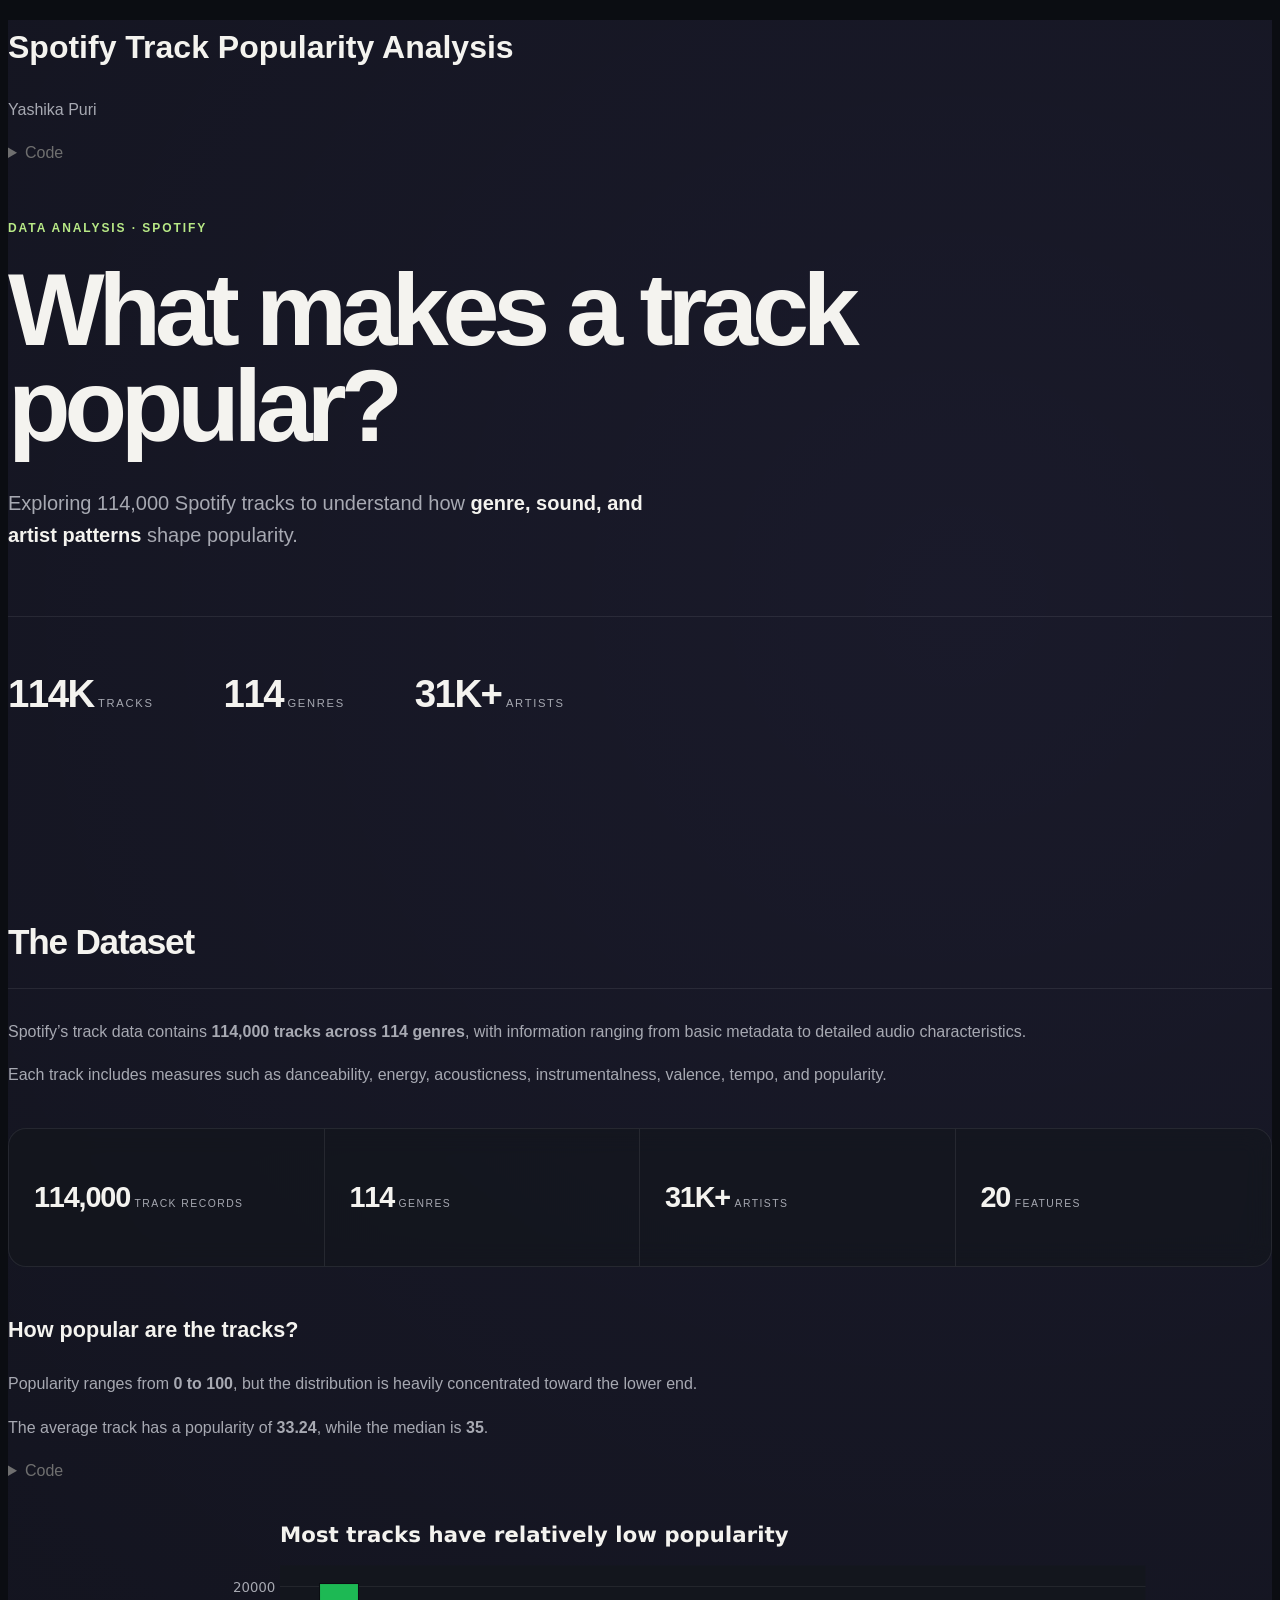
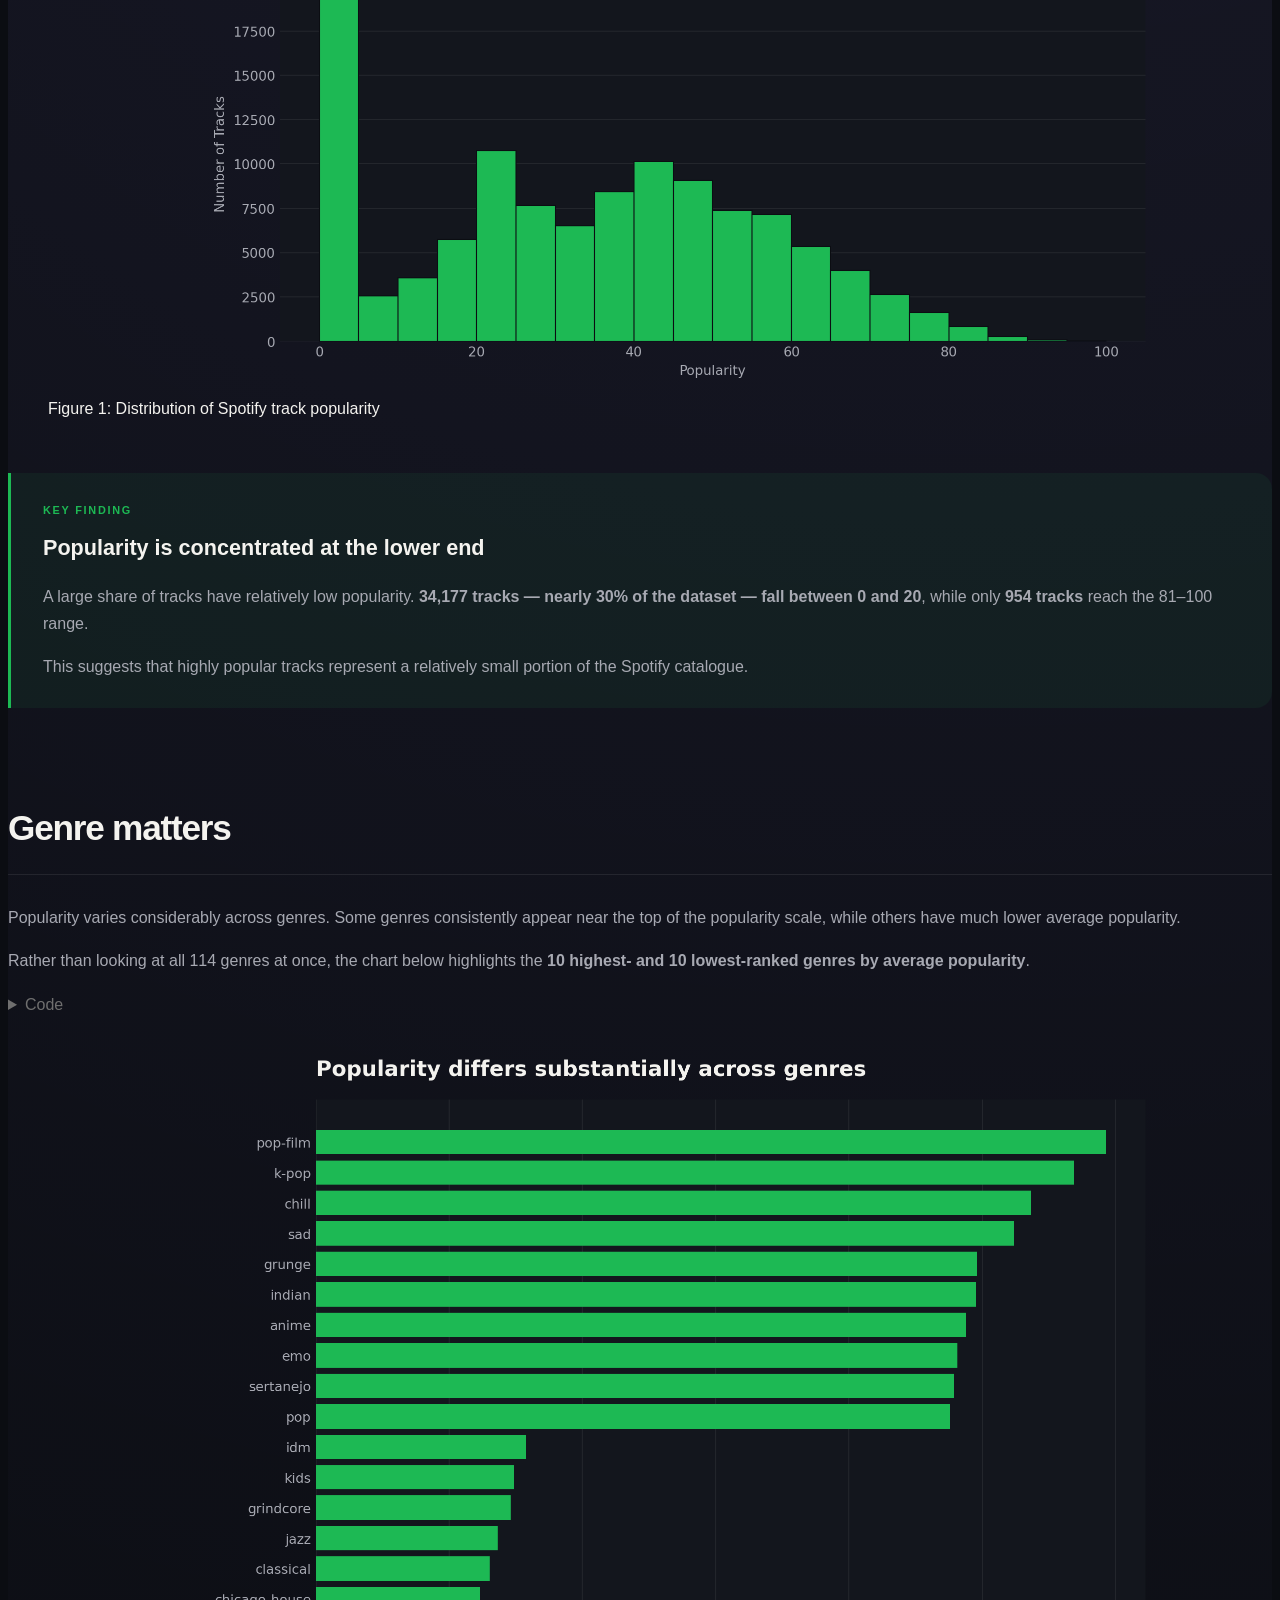
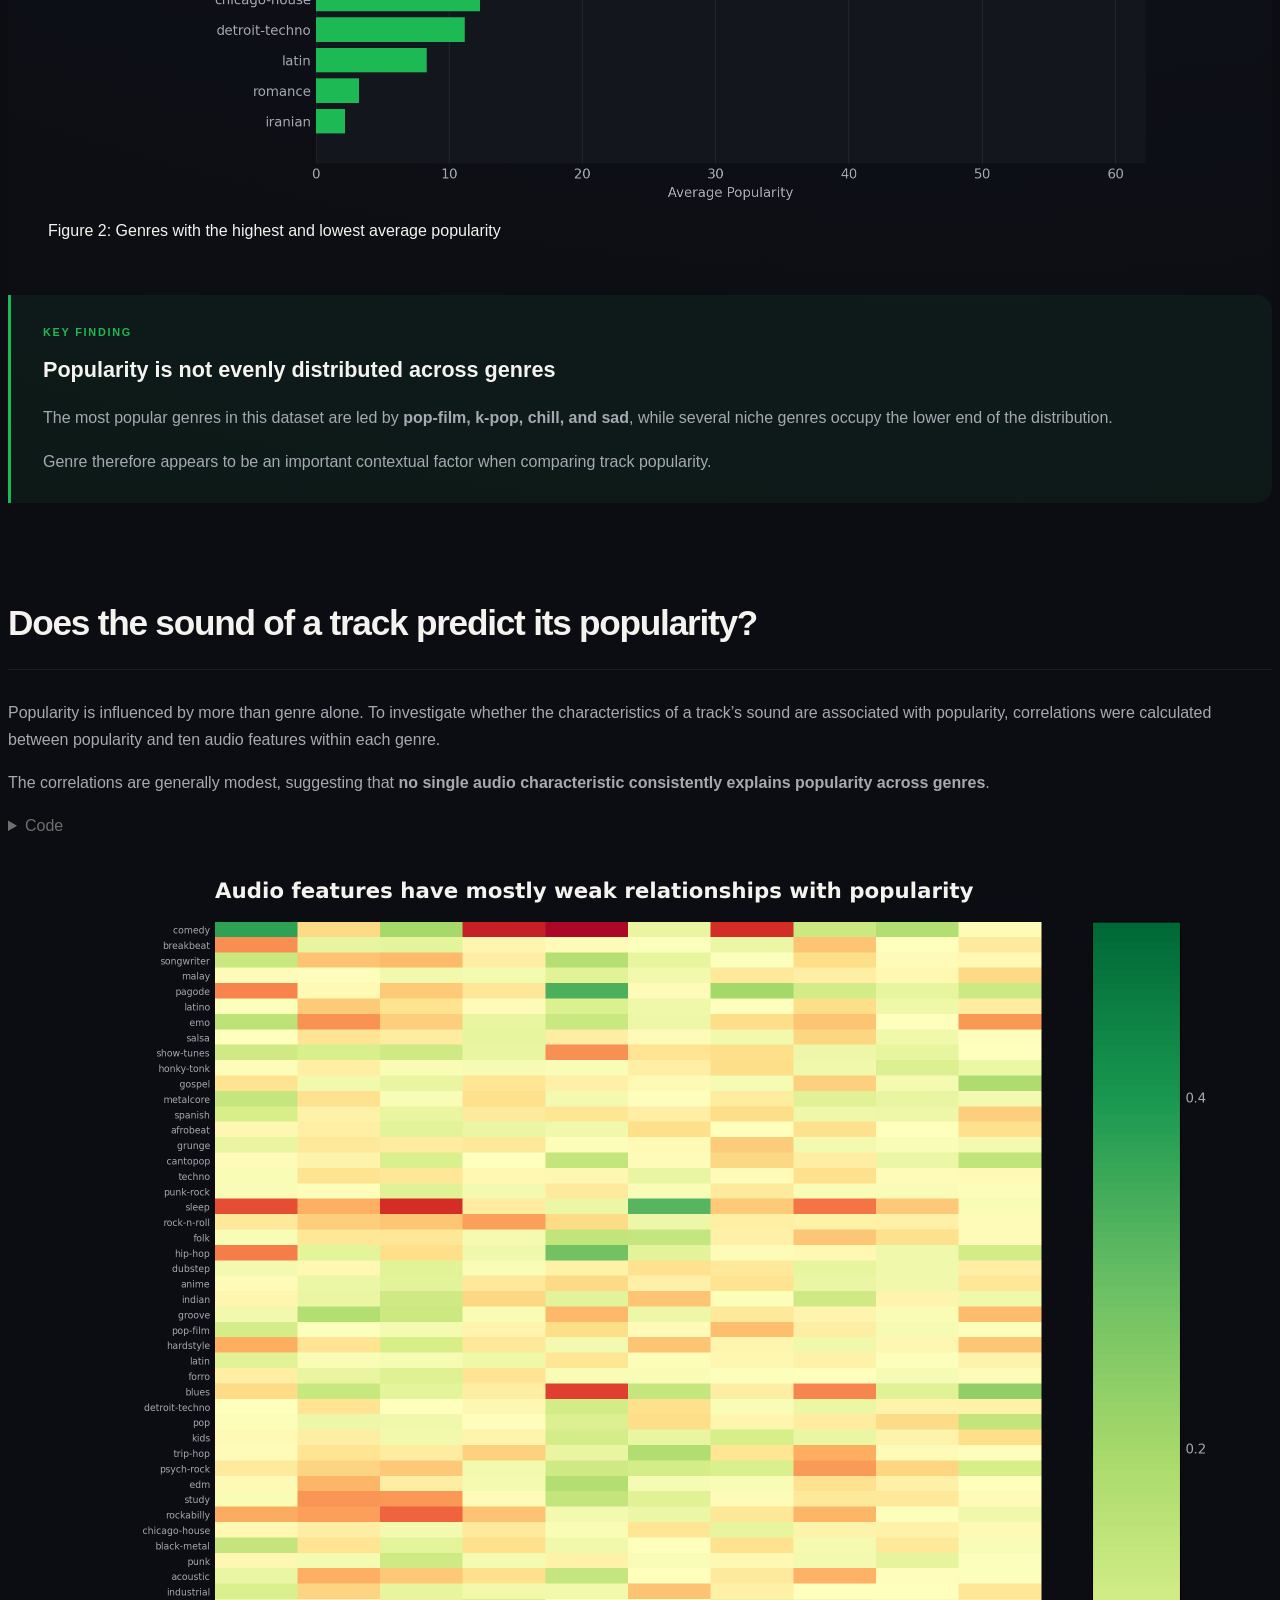
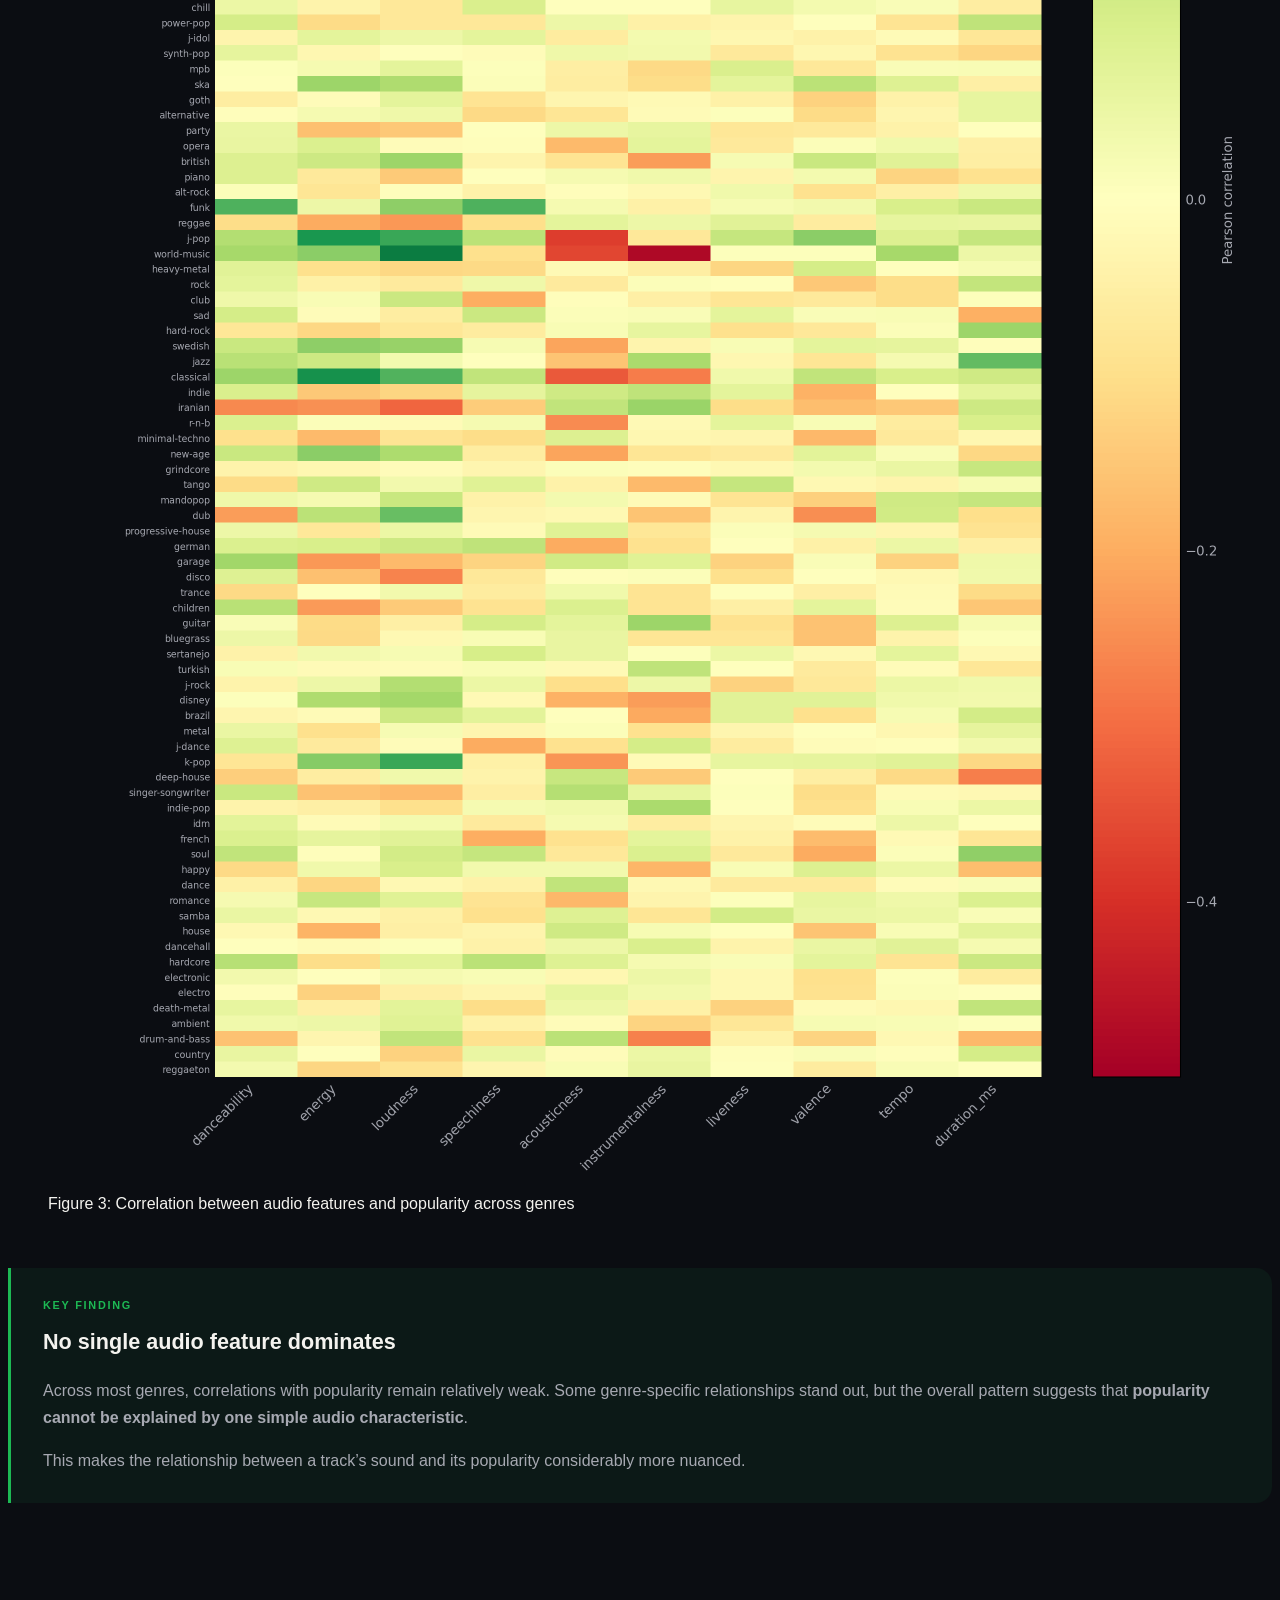
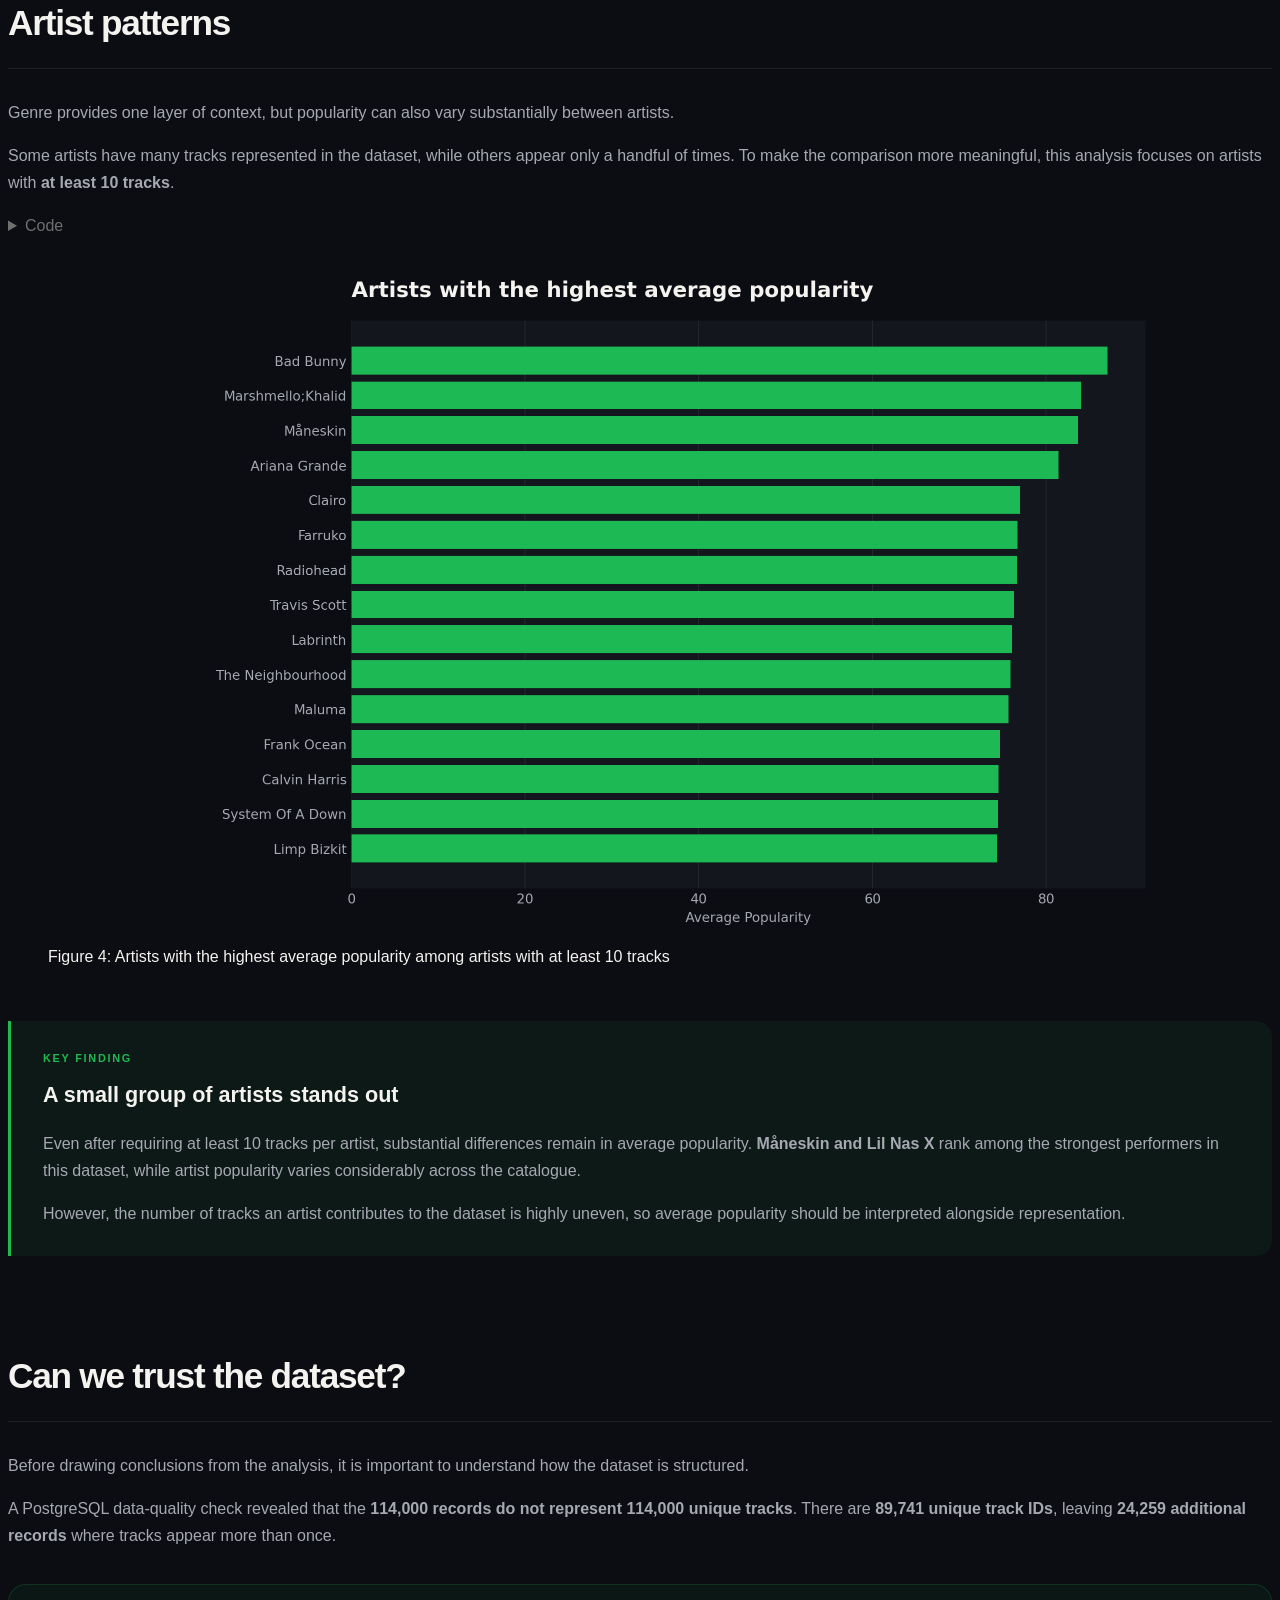
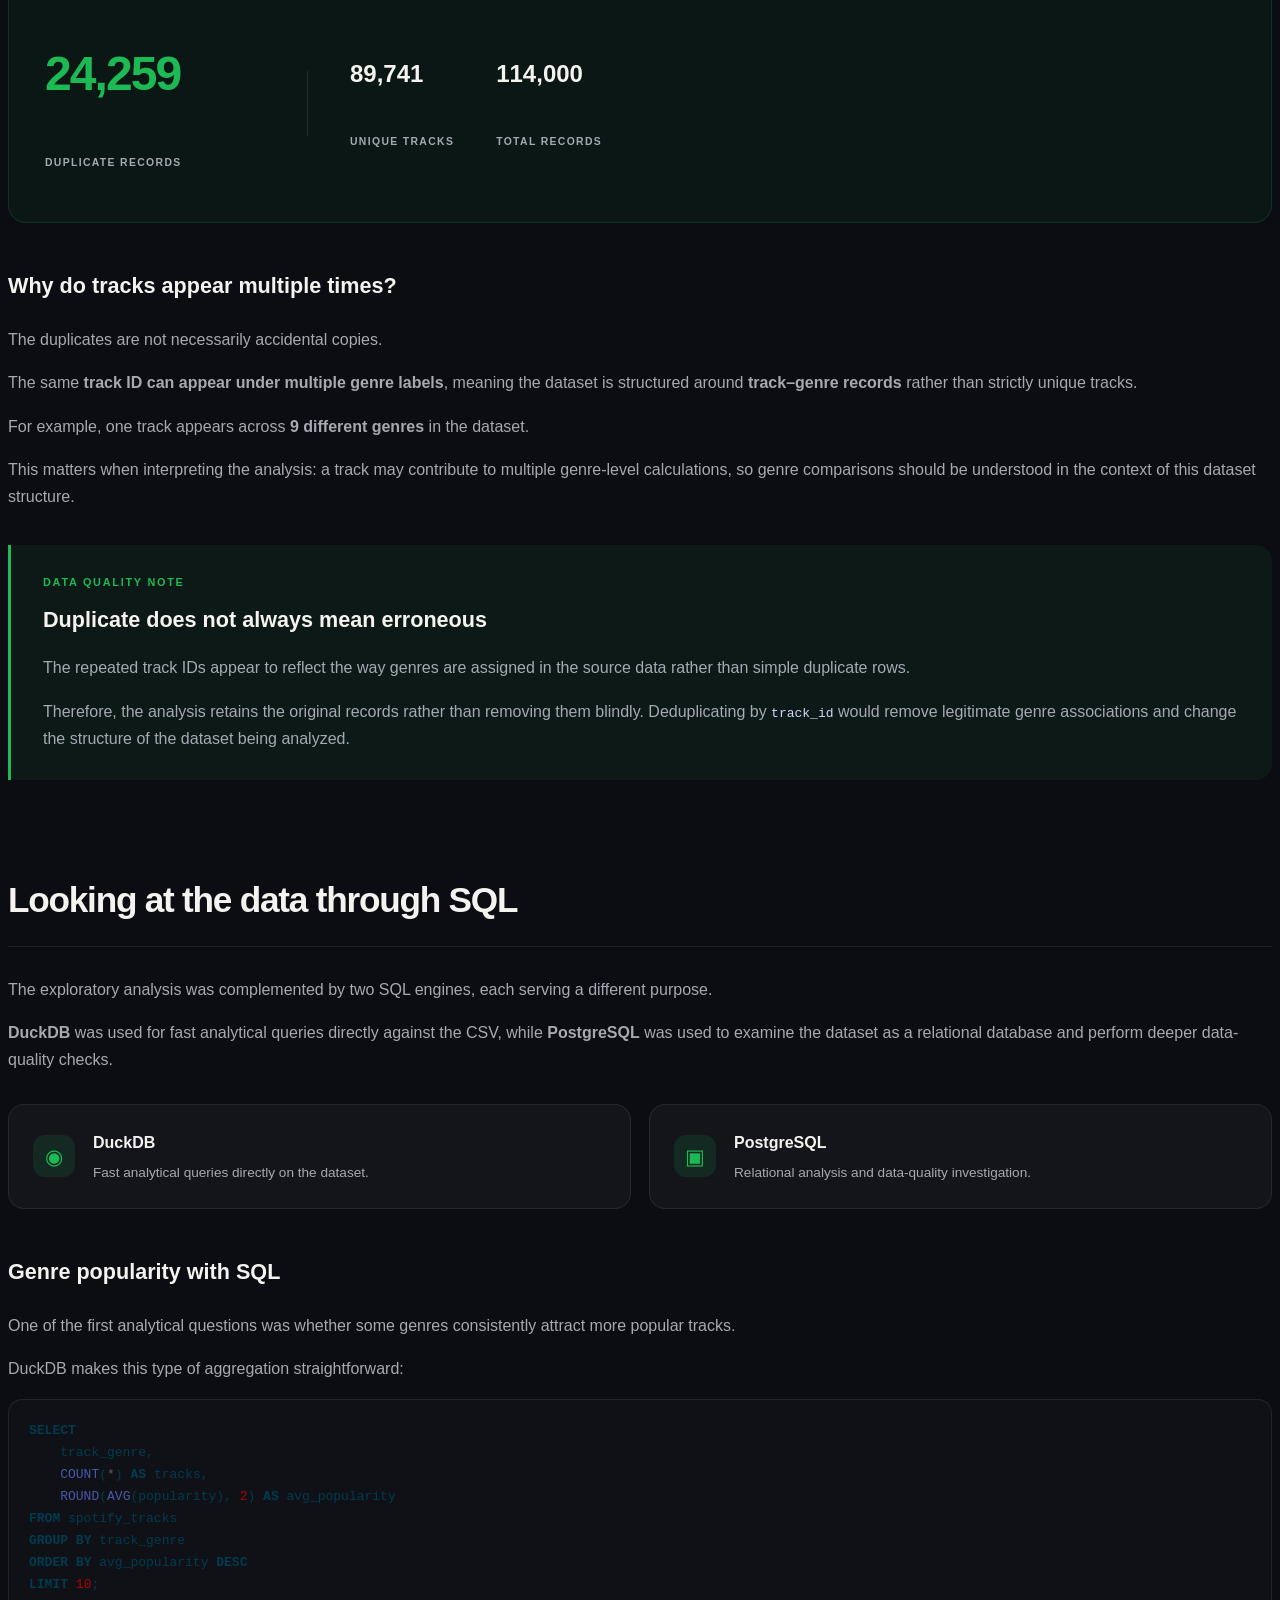
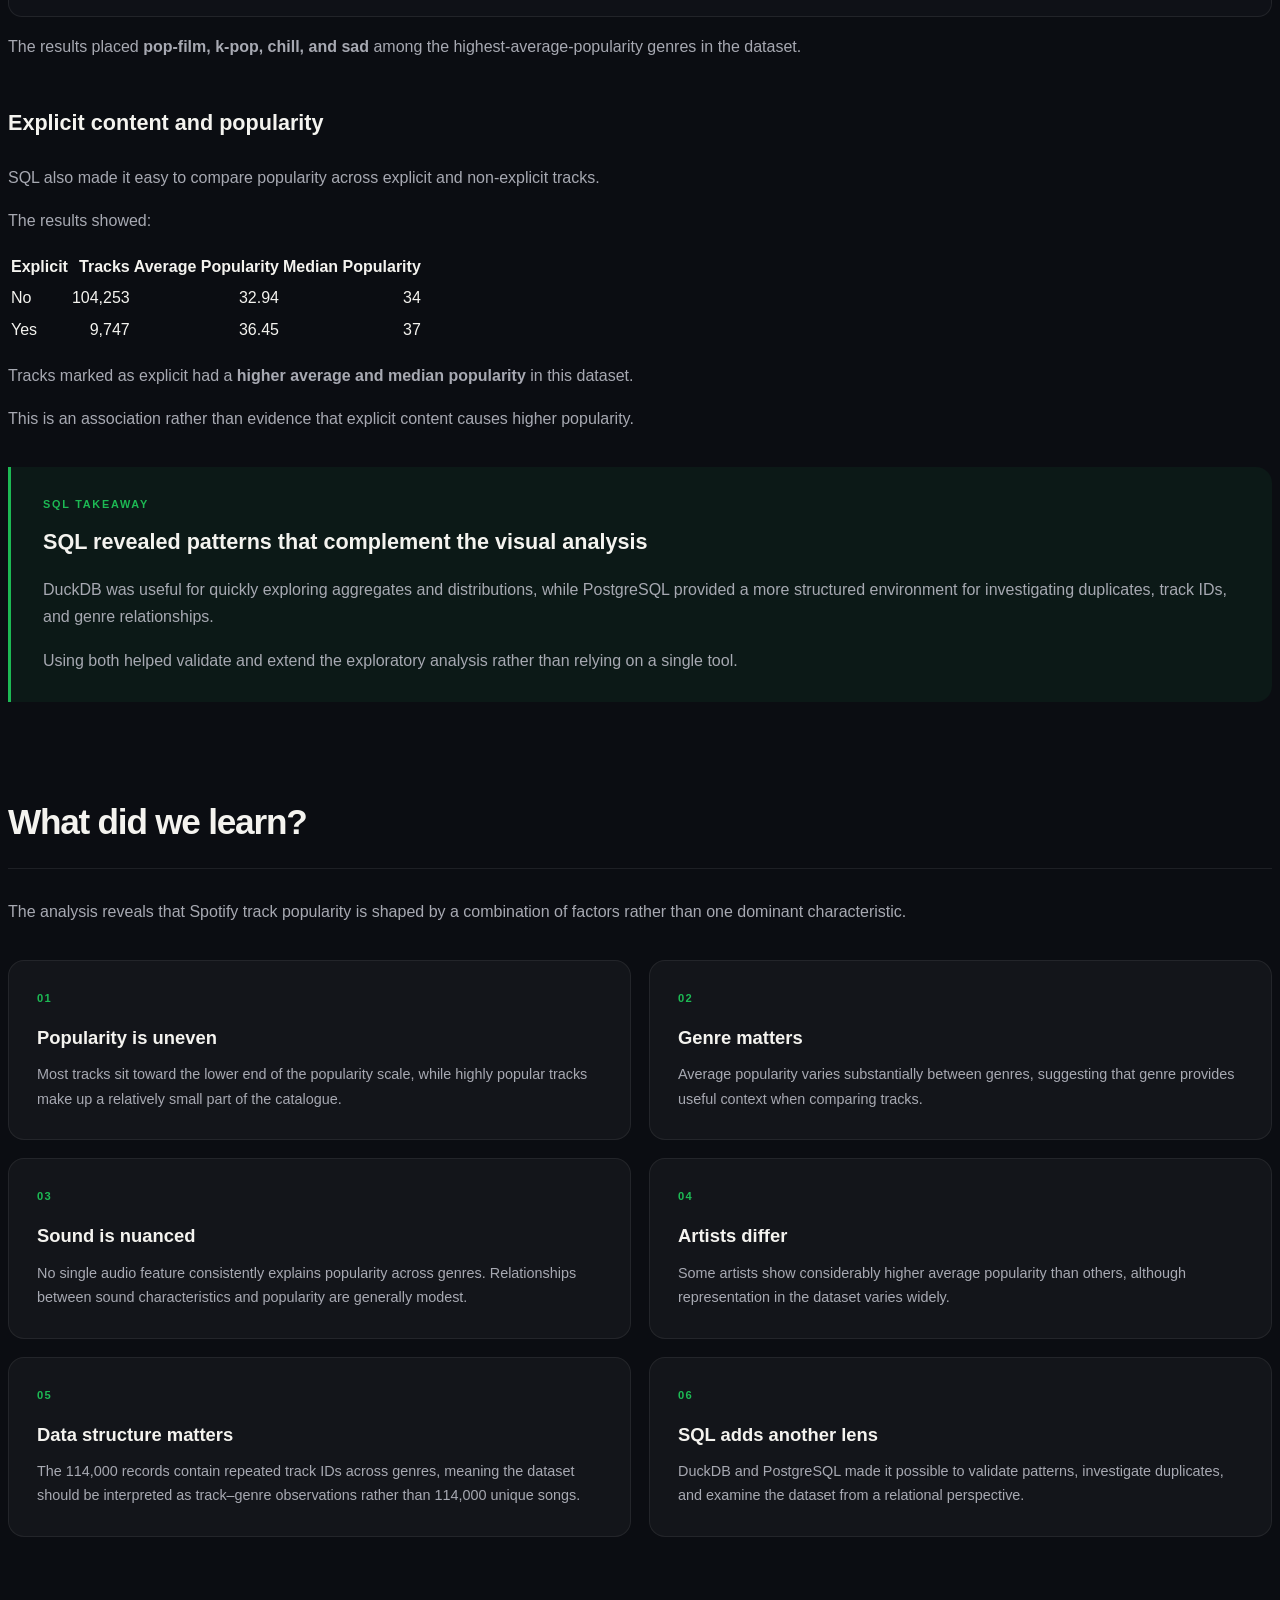
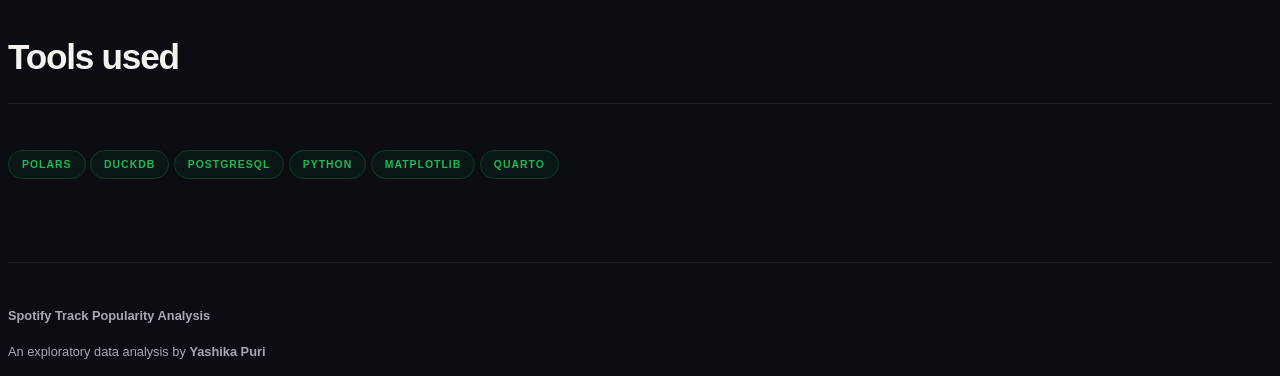
<file: index.html>
<!DOCTYPE html>
<html>
<head>
    <meta http-equiv="refresh" content="0; url=report/spotify_popularity.html">
    <title>Spotify Track Popularity Analysis</title>
</head>
<body>
    <p>Redirecting to the Spotify Track Popularity Analysis...</p>
</body>
</html>
</file>
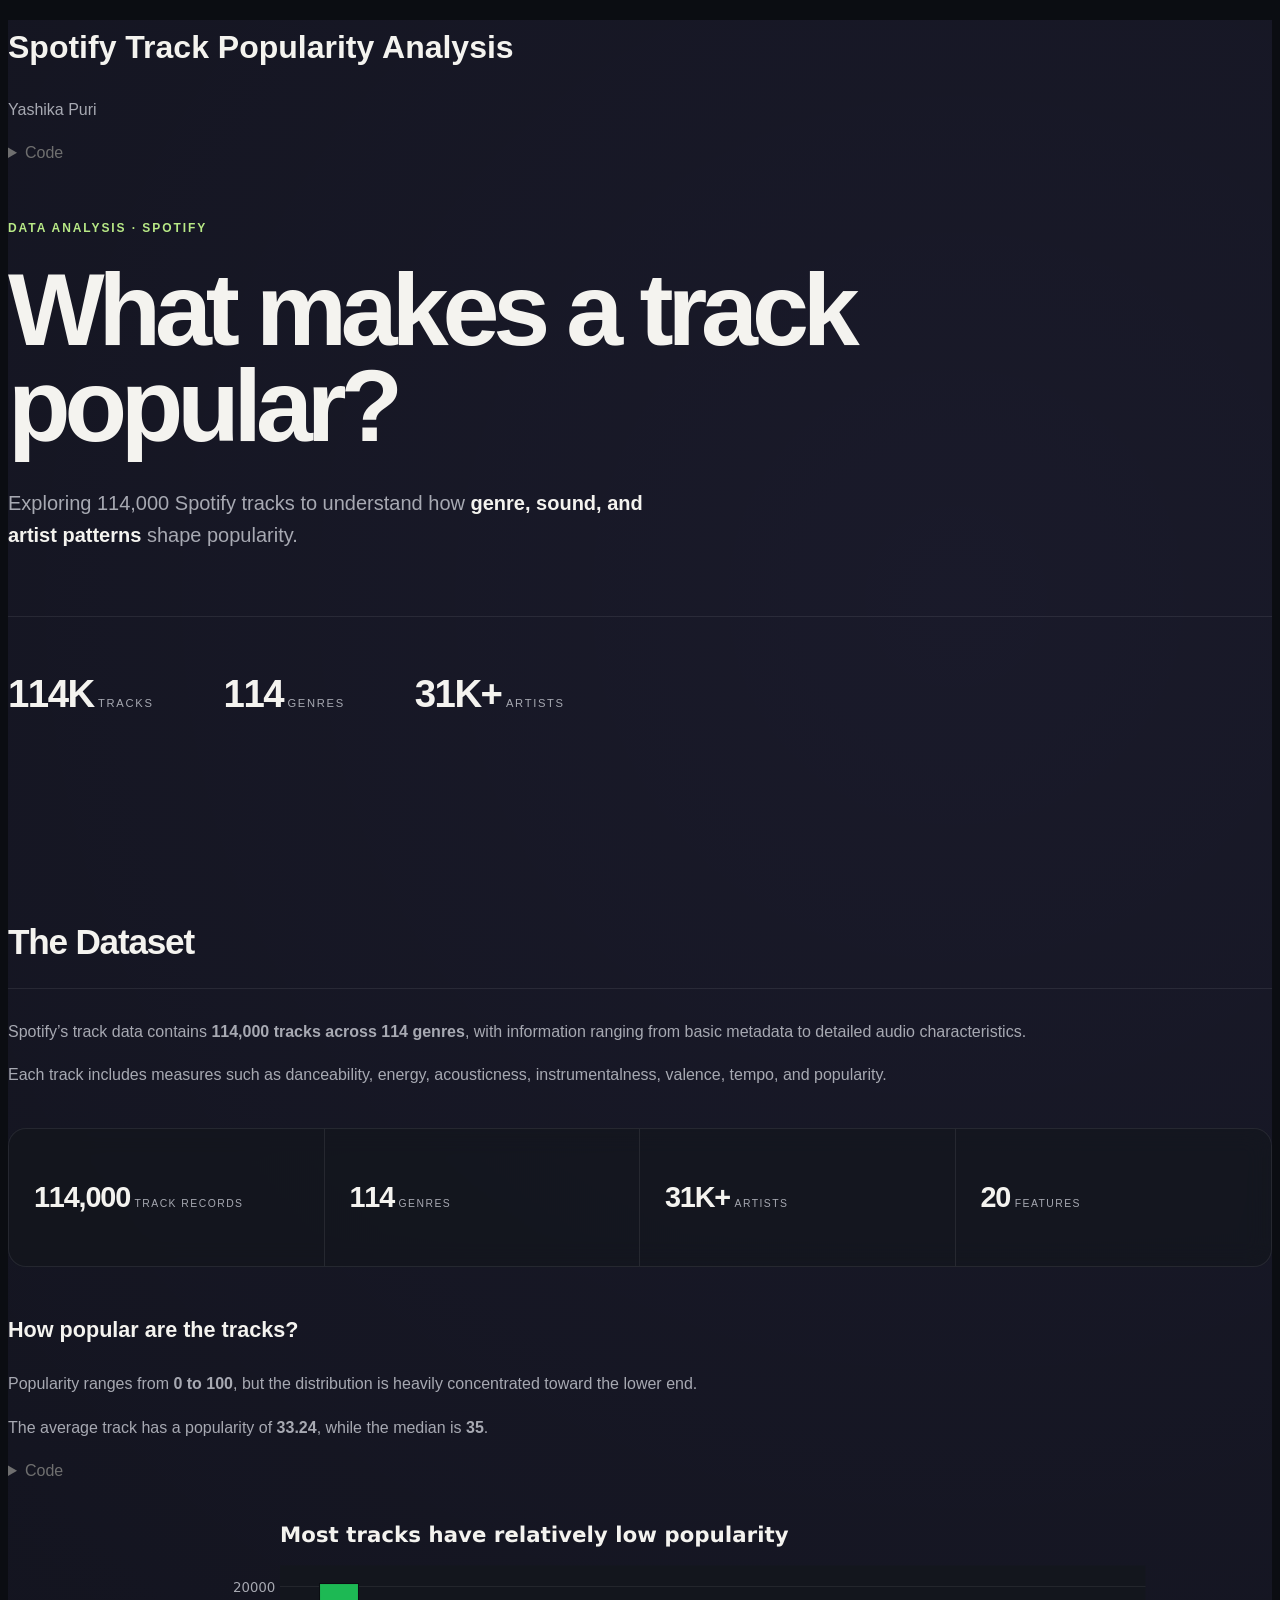
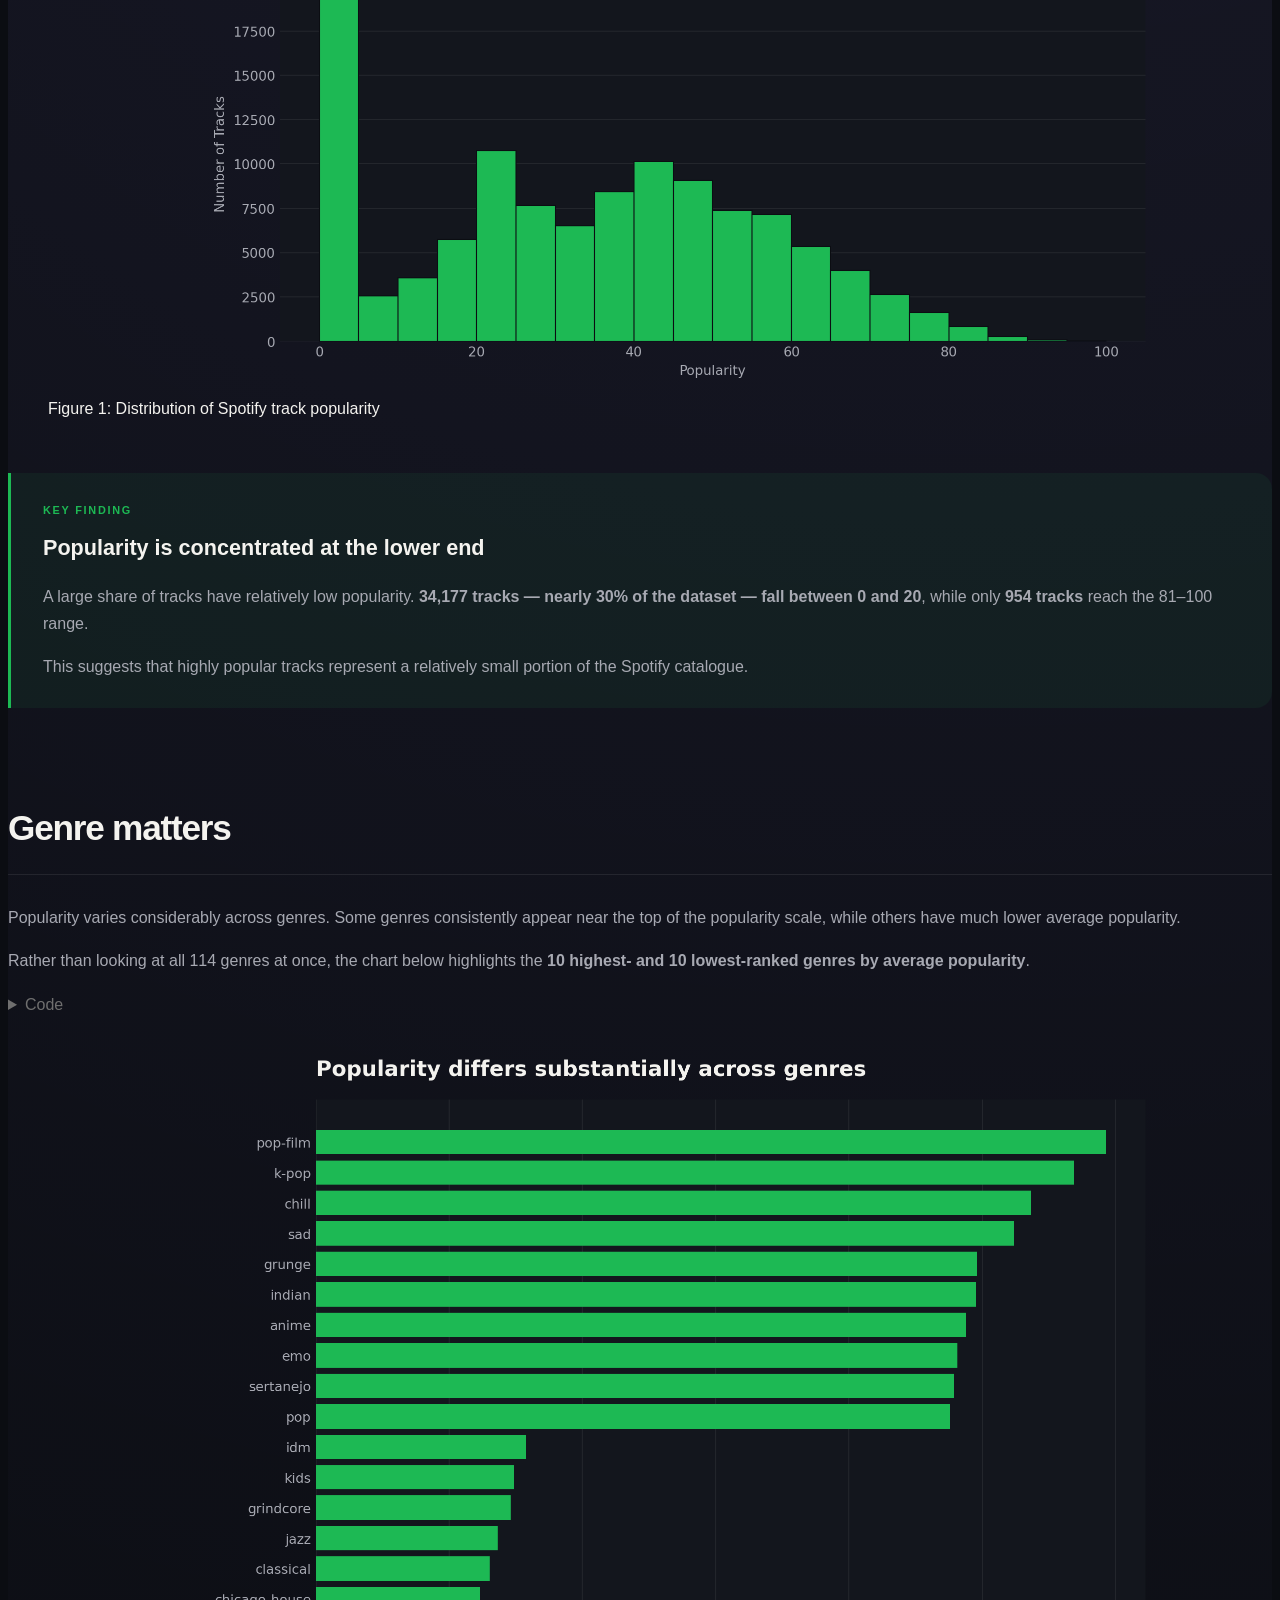
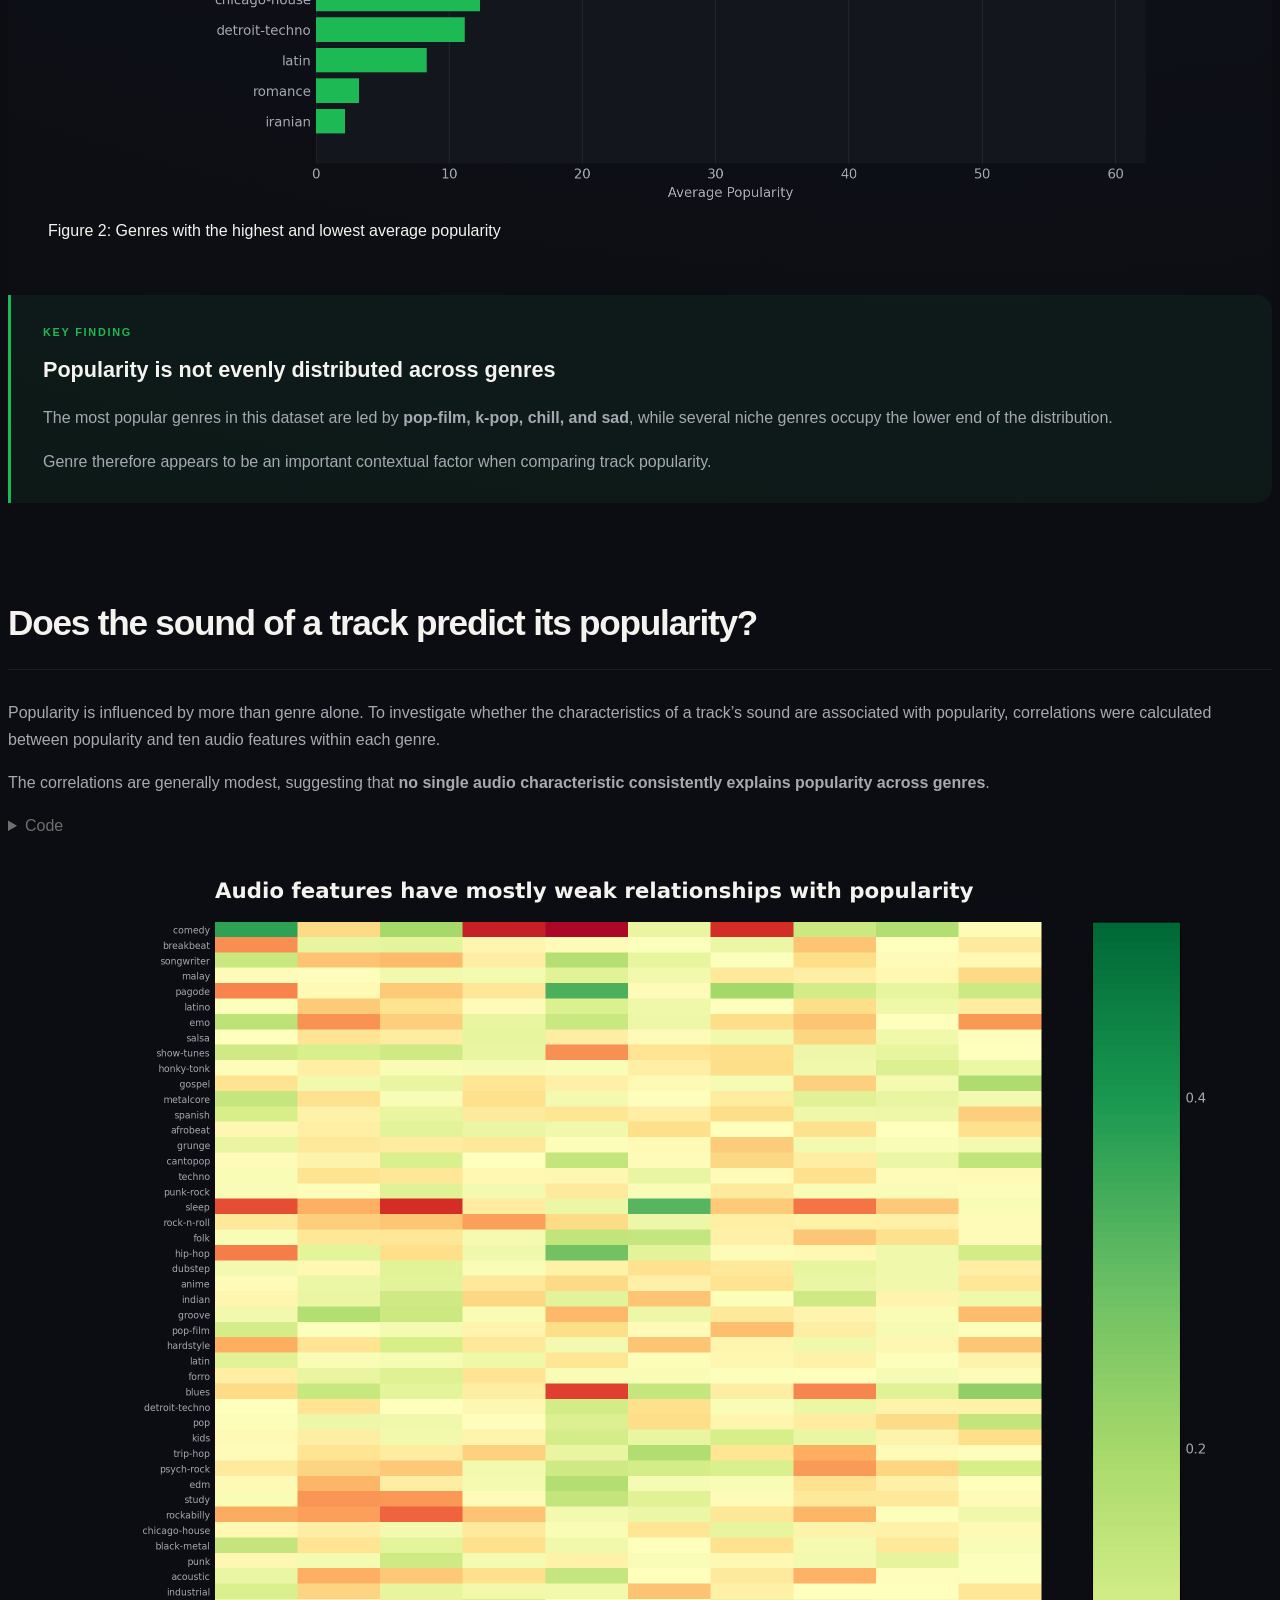
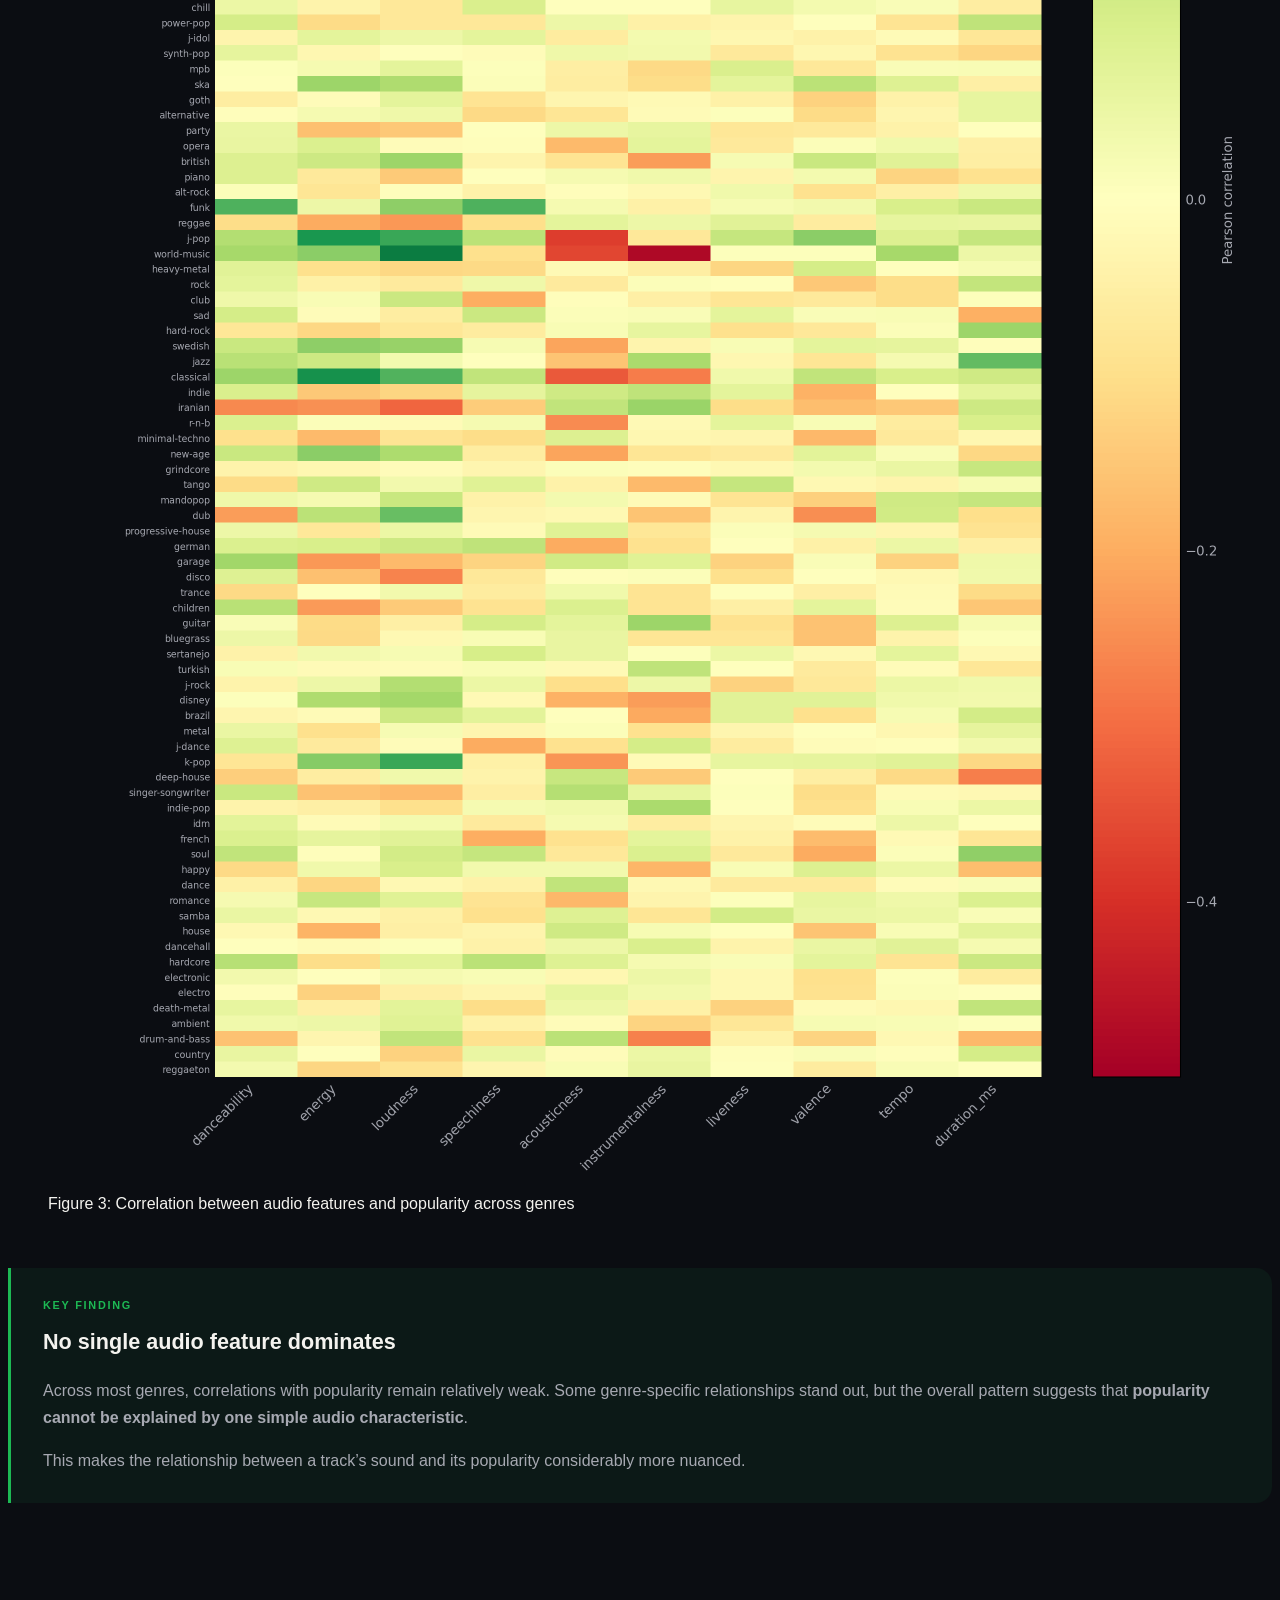
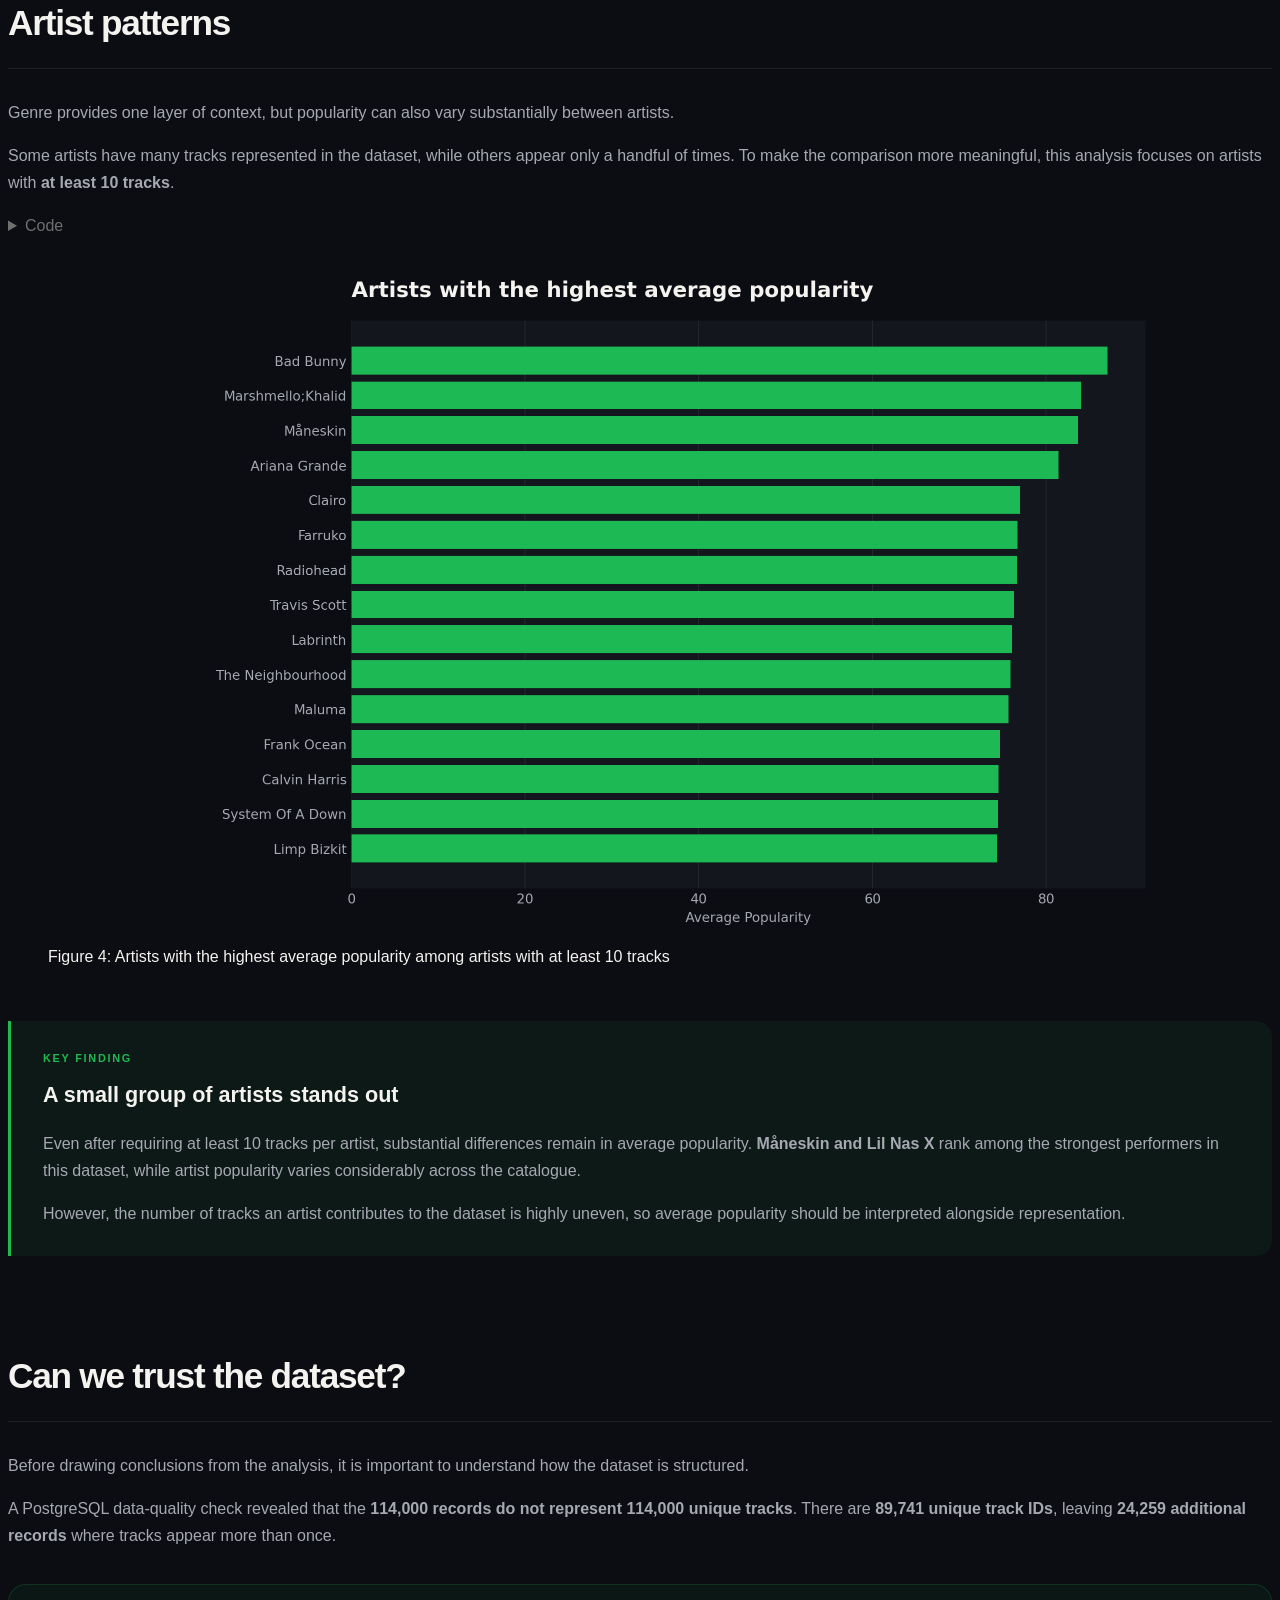
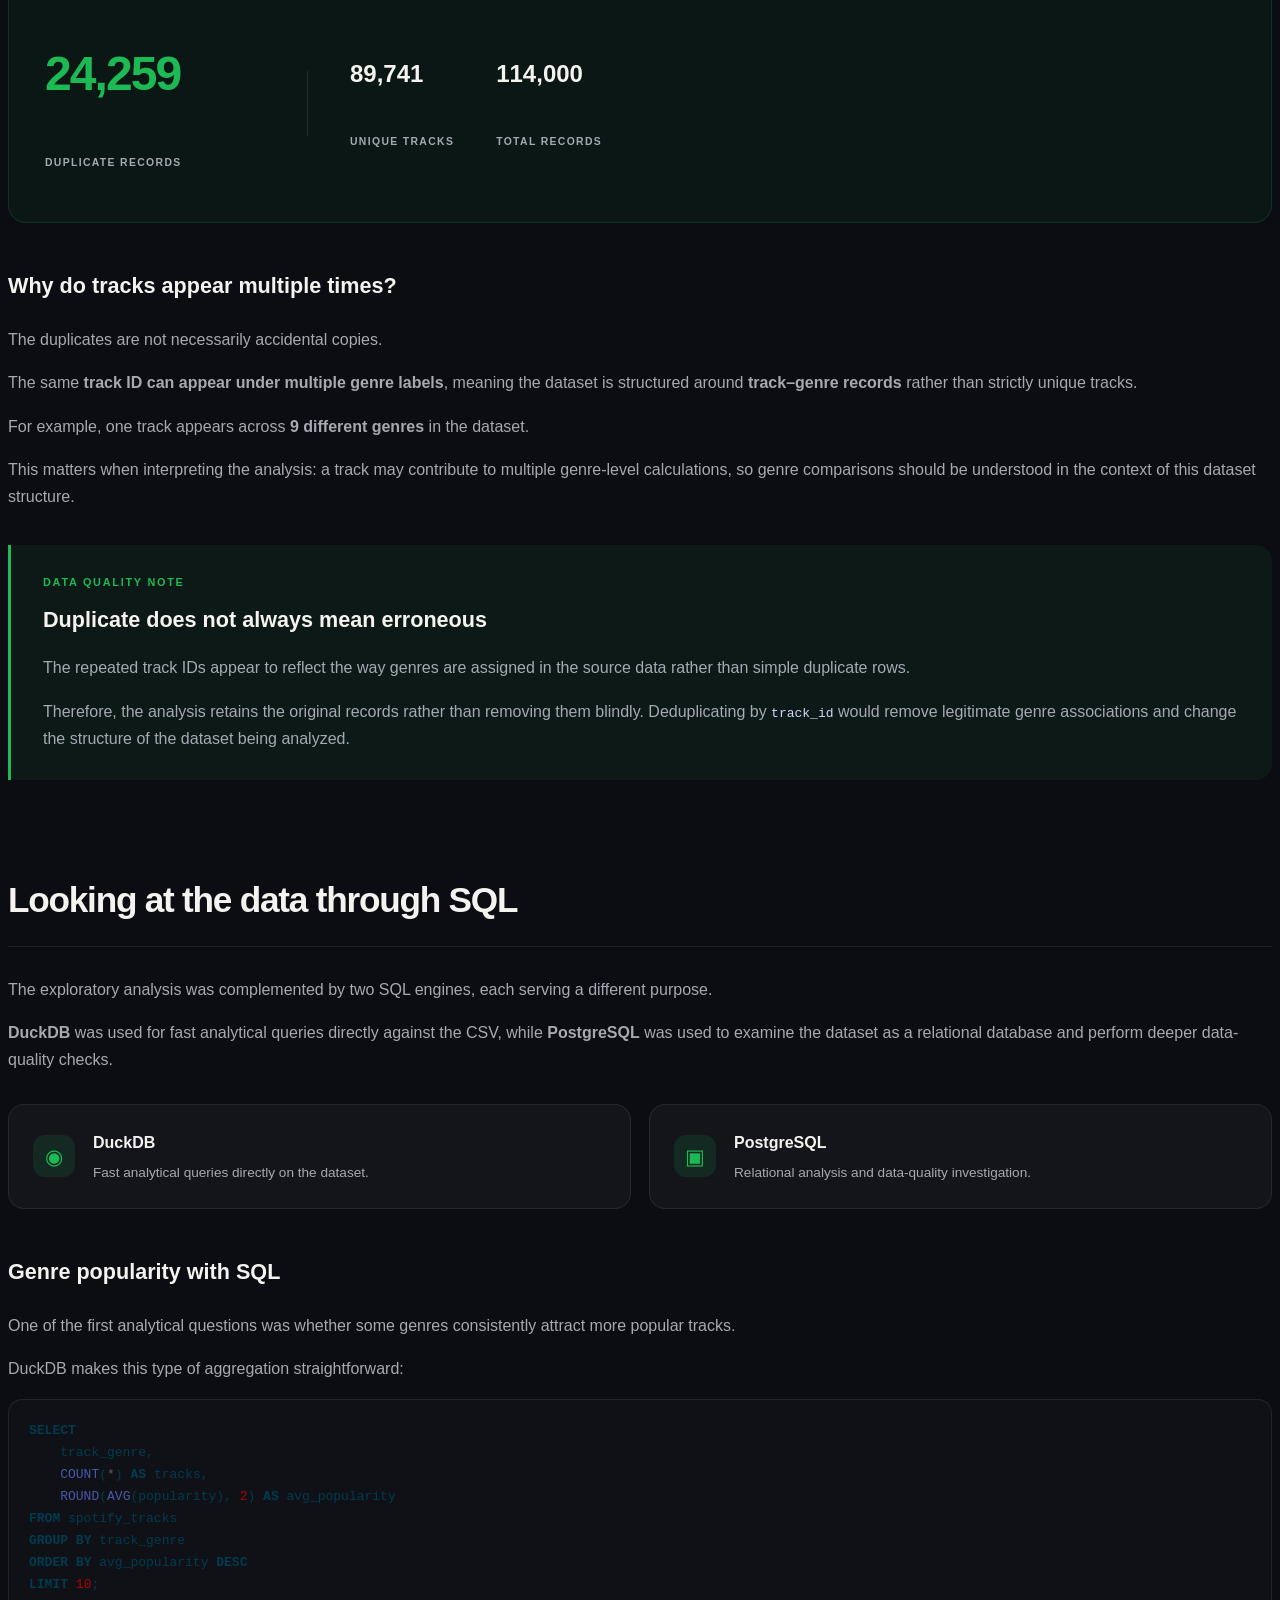
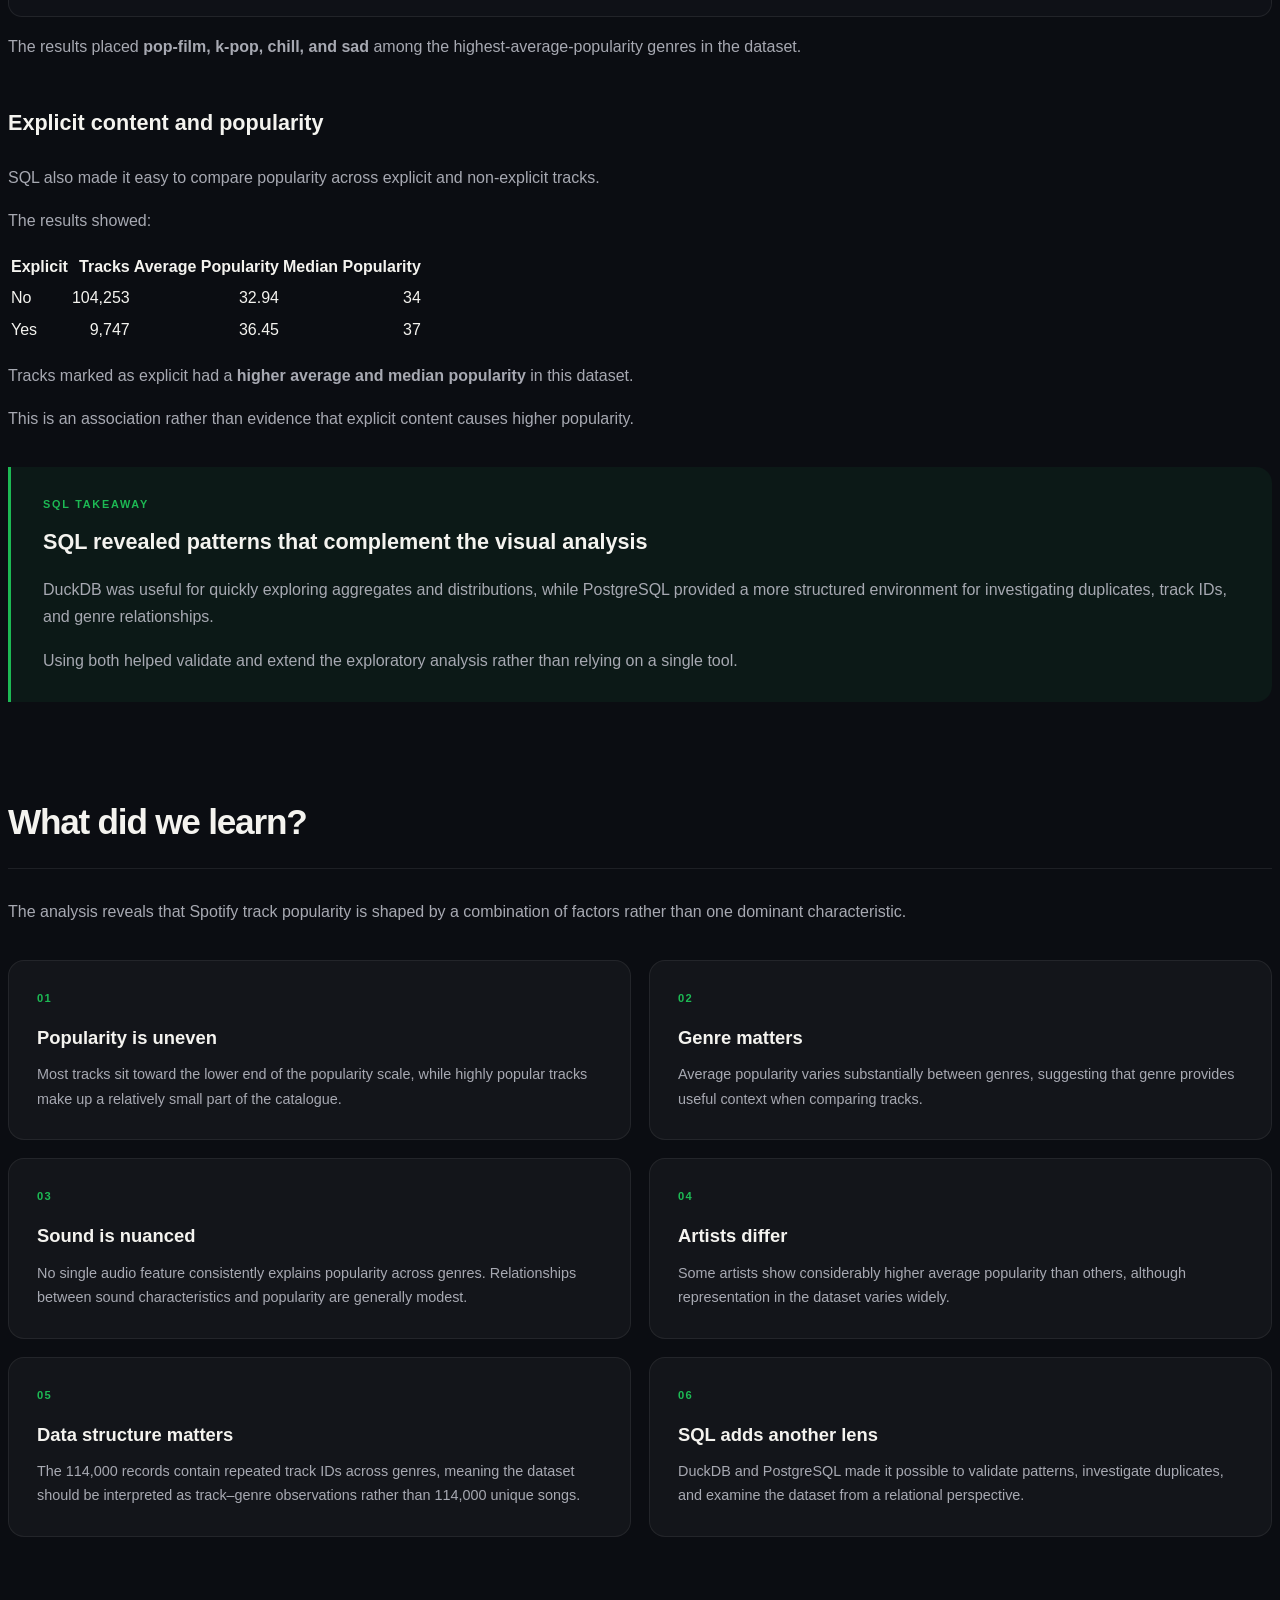
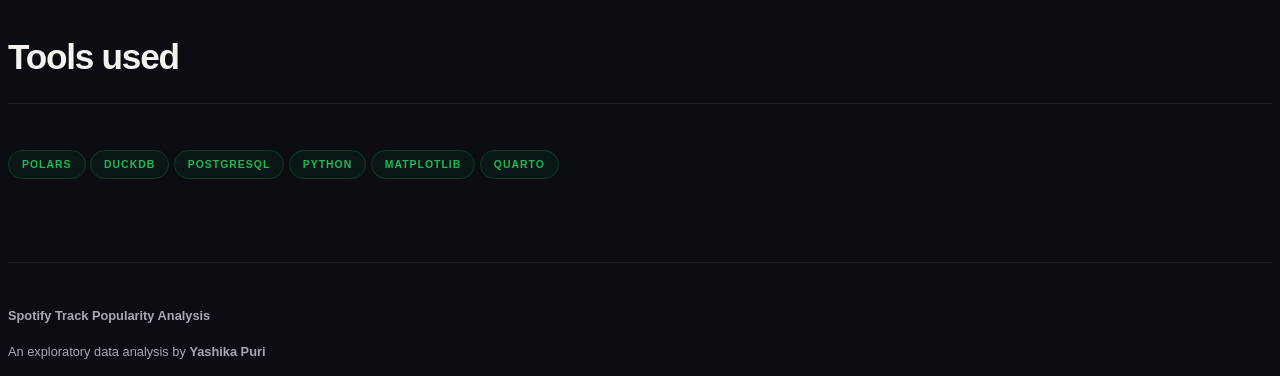
<file: report/spotify_popularity.html>
<!DOCTYPE html>
<html xmlns="http://www.w3.org/1999/xhtml" lang="en" xml:lang="en"><head>

<meta charset="utf-8">
<meta name="generator" content="quarto-1.10.18">

<meta name="viewport" content="width=device-width, initial-scale=1.0, user-scalable=yes">

<meta name="author" content="Yashika Puri">

<title>Spotify Track Popularity Analysis</title>
<style>
/* Default styles provided by pandoc.
** See https://pandoc.org/MANUAL.html#variables-for-html for config info.
*/
span.smallcaps{font-variant: small-caps;}
div.columns{display: flex; gap: 1.5em;}
div.column{flex: auto;}
@media screen {
div.columns{gap: min(4vw, 1.5em);}
div.column{overflow-x: auto;}
}
div.hanging-indent{margin-left: 1.5em; text-indent: -1.5em;}
ul.task-list{list-style: none;}
ul.task-list li input[type="checkbox"] {
  width: 0.8em;
  margin: 0 0.8em 0.2em -1em; /* quarto-specific, see https://github.com/quarto-dev/quarto-cli/issues/4556 */ 
  vertical-align: middle;
}
.display.math{display: block; text-align: center; margin: 0.5rem auto;}
/* CSS for syntax highlighting */
html { -webkit-text-size-adjust: 100%; }
pre > code.sourceCode { white-space: pre; position: relative; }
pre > code.sourceCode > span { display: inline-block; line-height: 1.25; }
pre > code.sourceCode > span:empty { height: 1.2em; }
.sourceCode { overflow: visible; }
code.sourceCode > span { color: inherit; text-decoration: inherit; }
div.sourceCode { margin: 1em 0; }
pre.sourceCode { margin: 0; }
@media screen {
div.sourceCode { overflow: auto; }
}
@media print {
pre > code.sourceCode { white-space: pre-wrap; }
pre > code.sourceCode > span { text-indent: -5em; padding-left: 5em; }
}
pre.numberSource code
  { counter-reset: source-line 0; }
pre.numberSource code > span
  { position: relative; left: -4em; counter-increment: source-line; }
pre.numberSource code > span > a:first-child::before
  { content: counter(source-line);
    position: relative; left: -1em; text-align: right; vertical-align: baseline;
    border: none; display: inline-block;
    -webkit-touch-callout: none; -webkit-user-select: none;
    -khtml-user-select: none; -moz-user-select: none;
    -ms-user-select: none; user-select: none;
    padding: 0 4px; width: 4em;
  }
pre.numberSource { margin-left: 3em;  padding-left: 4px; }
div.sourceCode
  {   }
@media screen {
pre > code.sourceCode > span > a:first-child::before { text-decoration: underline; }
}
</style>


<script src="spotify_popularity_files/libs/clipboard/clipboard.min.js"></script>
<script src="spotify_popularity_files/libs/quarto-html/tabby.min.js"></script>
<script src="spotify_popularity_files/libs/quarto-html/popper.min.js"></script>
<script src="spotify_popularity_files/libs/quarto-html/tippy.umd.min.js"></script>
<script src="spotify_popularity_files/libs/quarto-html/anchor.min.js"></script>
<link href="spotify_popularity_files/libs/quarto-html/tippy.css" rel="stylesheet">
<link href="spotify_popularity_files/libs/quarto-html/light-border.css" rel="stylesheet">
<link href="spotify_popularity_files/libs/quarto-html/quarto-html-640605f58ae58ee79329c070719e555b.min.css" rel="stylesheet" append-hash="true" data-mode="light">
<link href="spotify_popularity_files/libs/quarto-html/quarto-syntax-highlighting-64a204ab8560d761af7679ceaba22944.css" rel="stylesheet" id="quarto-text-highlighting-styles">


<link rel="stylesheet" href="spotify.css">
</head>

<body>


<header id="title-block-header">
<h1 class="title">Spotify Track Popularity Analysis</h1>
<p class="author">Yashika Puri</p>

</header>


<div id="9e7b0829" class="cell" data-execution_count="1">
<details class="code-fold">
<summary>Code</summary>
<div class="code-copy-outer-scaffold"><div class="sourceCode cell-code" id="cb1"><pre class="sourceCode python code-with-copy"><code class="sourceCode python"><span id="cb1-1"><a href="#cb1-1" aria-hidden="true" tabindex="-1"></a><span class="im">import</span> polars <span class="im">as</span> pl</span>
<span id="cb1-2"><a href="#cb1-2" aria-hidden="true" tabindex="-1"></a><span class="im">import</span> matplotlib.pyplot <span class="im">as</span> plt</span>
<span id="cb1-3"><a href="#cb1-3" aria-hidden="true" tabindex="-1"></a></span>
<span id="cb1-4"><a href="#cb1-4" aria-hidden="true" tabindex="-1"></a>df <span class="op">=</span> pl.read_csv(<span class="st">"../data/spotify-tracks-dataset-detailed.csv"</span>)</span></code></pre></div><button title="Copy to Clipboard" class="code-copy-button"><i class="bi"></i></button></div>
</details>
</div>
<div class="hero">
<div class="hero-eyebrow">
DATA ANALYSIS · SPOTIFY
</div>
<h1 id="what-makes-a-track-popular">What makes a track popular?</h1>
<p class="hero-subtitle">
Exploring 114,000 Spotify tracks to understand how <strong>genre, sound, and artist patterns</strong> shape popularity.
</p>
<div class="hero-stats">
<div>
<p><span class="stat-number">114K</span> <span class="stat-label">TRACKS</span></p>
</div>
<div>
<p><span class="stat-number">114</span> <span class="stat-label">GENRES</span></p>
</div>
<div>
<p><span class="stat-number">31K+</span> <span class="stat-label">ARTISTS</span></p>
</div>
</div>
</div>
<h2 id="the-dataset" class="anchored">The Dataset</h2>
<p>Spotify’s track data contains <strong>114,000 tracks across 114 genres</strong>, with information ranging from basic metadata to detailed audio characteristics.</p>
<p>Each track includes measures such as danceability, energy, acousticness, instrumentalness, valence, tempo, and popularity.</p>
<div class="dataset-card">
<div class="dataset-card-item">
<p><span class="dataset-number">114,000</span> <span class="dataset-label">TRACK RECORDS</span></p>
</div>
<div class="dataset-card-item">
<p><span class="dataset-number">114</span> <span class="dataset-label">GENRES</span></p>
</div>
<div class="dataset-card-item">
<p><span class="dataset-number">31K+</span> <span class="dataset-label">ARTISTS</span></p>
</div>
<div class="dataset-card-item">
<p><span class="dataset-number">20</span> <span class="dataset-label">FEATURES</span></p>
</div>
</div>
<h3 id="how-popular-are-the-tracks" class="anchored">How popular are the tracks?</h3>
<p>Popularity ranges from <strong>0 to 100</strong>, but the distribution is heavily concentrated toward the lower end.</p>
<p>The average track has a popularity of <strong>33.24</strong>, while the median is <strong>35</strong>.</p>
<div id="cell-fig-popularity-distribution" class="cell" data-execution_count="2">
<details class="code-fold">
<summary>Code</summary>
<div class="code-copy-outer-scaffold"><div class="sourceCode cell-code" id="cb2"><pre class="sourceCode python code-with-copy"><code class="sourceCode python"><span id="cb2-1"><a href="#cb2-1" aria-hidden="true" tabindex="-1"></a>fig, ax <span class="op">=</span> plt.subplots(figsize<span class="op">=</span>(<span class="dv">10</span>, <span class="dv">5</span>))</span>
<span id="cb2-2"><a href="#cb2-2" aria-hidden="true" tabindex="-1"></a></span>
<span id="cb2-3"><a href="#cb2-3" aria-hidden="true" tabindex="-1"></a>fig.patch.set_alpha(<span class="dv">0</span>)</span>
<span id="cb2-4"><a href="#cb2-4" aria-hidden="true" tabindex="-1"></a>ax.set_facecolor(<span class="st">"#13161d"</span>)</span>
<span id="cb2-5"><a href="#cb2-5" aria-hidden="true" tabindex="-1"></a></span>
<span id="cb2-6"><a href="#cb2-6" aria-hidden="true" tabindex="-1"></a>ax.hist(</span>
<span id="cb2-7"><a href="#cb2-7" aria-hidden="true" tabindex="-1"></a>    df[<span class="st">"popularity"</span>],</span>
<span id="cb2-8"><a href="#cb2-8" aria-hidden="true" tabindex="-1"></a>    bins<span class="op">=</span><span class="dv">20</span>,</span>
<span id="cb2-9"><a href="#cb2-9" aria-hidden="true" tabindex="-1"></a>    color<span class="op">=</span><span class="st">"#1DB954"</span>,</span>
<span id="cb2-10"><a href="#cb2-10" aria-hidden="true" tabindex="-1"></a>    edgecolor<span class="op">=</span><span class="st">"#0b0d12"</span>,</span>
<span id="cb2-11"><a href="#cb2-11" aria-hidden="true" tabindex="-1"></a>    linewidth<span class="op">=</span><span class="fl">0.8</span></span>
<span id="cb2-12"><a href="#cb2-12" aria-hidden="true" tabindex="-1"></a>)</span>
<span id="cb2-13"><a href="#cb2-13" aria-hidden="true" tabindex="-1"></a></span>
<span id="cb2-14"><a href="#cb2-14" aria-hidden="true" tabindex="-1"></a>ax.set_xlabel(</span>
<span id="cb2-15"><a href="#cb2-15" aria-hidden="true" tabindex="-1"></a>    <span class="st">"Popularity"</span>,</span>
<span id="cb2-16"><a href="#cb2-16" aria-hidden="true" tabindex="-1"></a>    color<span class="op">=</span><span class="st">"#a7a9b2"</span>,</span>
<span id="cb2-17"><a href="#cb2-17" aria-hidden="true" tabindex="-1"></a>    fontsize<span class="op">=</span><span class="dv">10</span></span>
<span id="cb2-18"><a href="#cb2-18" aria-hidden="true" tabindex="-1"></a>)</span>
<span id="cb2-19"><a href="#cb2-19" aria-hidden="true" tabindex="-1"></a></span>
<span id="cb2-20"><a href="#cb2-20" aria-hidden="true" tabindex="-1"></a>ax.set_ylabel(</span>
<span id="cb2-21"><a href="#cb2-21" aria-hidden="true" tabindex="-1"></a>    <span class="st">"Number of Tracks"</span>,</span>
<span id="cb2-22"><a href="#cb2-22" aria-hidden="true" tabindex="-1"></a>    color<span class="op">=</span><span class="st">"#a7a9b2"</span>,</span>
<span id="cb2-23"><a href="#cb2-23" aria-hidden="true" tabindex="-1"></a>    fontsize<span class="op">=</span><span class="dv">10</span></span>
<span id="cb2-24"><a href="#cb2-24" aria-hidden="true" tabindex="-1"></a>)</span>
<span id="cb2-25"><a href="#cb2-25" aria-hidden="true" tabindex="-1"></a></span>
<span id="cb2-26"><a href="#cb2-26" aria-hidden="true" tabindex="-1"></a>ax.set_title(</span>
<span id="cb2-27"><a href="#cb2-27" aria-hidden="true" tabindex="-1"></a>    <span class="st">"Most tracks have relatively low popularity"</span>,</span>
<span id="cb2-28"><a href="#cb2-28" aria-hidden="true" tabindex="-1"></a>    color<span class="op">=</span><span class="st">"#f4f3ef"</span>,</span>
<span id="cb2-29"><a href="#cb2-29" aria-hidden="true" tabindex="-1"></a>    fontsize<span class="op">=</span><span class="dv">16</span>,</span>
<span id="cb2-30"><a href="#cb2-30" aria-hidden="true" tabindex="-1"></a>    fontweight<span class="op">=</span><span class="st">"bold"</span>,</span>
<span id="cb2-31"><a href="#cb2-31" aria-hidden="true" tabindex="-1"></a>    loc<span class="op">=</span><span class="st">"left"</span>,</span>
<span id="cb2-32"><a href="#cb2-32" aria-hidden="true" tabindex="-1"></a>    pad<span class="op">=</span><span class="dv">18</span></span>
<span id="cb2-33"><a href="#cb2-33" aria-hidden="true" tabindex="-1"></a>)</span>
<span id="cb2-34"><a href="#cb2-34" aria-hidden="true" tabindex="-1"></a></span>
<span id="cb2-35"><a href="#cb2-35" aria-hidden="true" tabindex="-1"></a>ax.tick_params(</span>
<span id="cb2-36"><a href="#cb2-36" aria-hidden="true" tabindex="-1"></a>    colors<span class="op">=</span><span class="st">"#a7a9b2"</span>,</span>
<span id="cb2-37"><a href="#cb2-37" aria-hidden="true" tabindex="-1"></a>    length<span class="op">=</span><span class="dv">0</span></span>
<span id="cb2-38"><a href="#cb2-38" aria-hidden="true" tabindex="-1"></a>)</span>
<span id="cb2-39"><a href="#cb2-39" aria-hidden="true" tabindex="-1"></a></span>
<span id="cb2-40"><a href="#cb2-40" aria-hidden="true" tabindex="-1"></a><span class="cf">for</span> spine <span class="kw">in</span> ax.spines.values():</span>
<span id="cb2-41"><a href="#cb2-41" aria-hidden="true" tabindex="-1"></a>    spine.set_visible(<span class="va">False</span>)</span>
<span id="cb2-42"><a href="#cb2-42" aria-hidden="true" tabindex="-1"></a></span>
<span id="cb2-43"><a href="#cb2-43" aria-hidden="true" tabindex="-1"></a>ax.grid(</span>
<span id="cb2-44"><a href="#cb2-44" aria-hidden="true" tabindex="-1"></a>    axis<span class="op">=</span><span class="st">"y"</span>,</span>
<span id="cb2-45"><a href="#cb2-45" aria-hidden="true" tabindex="-1"></a>    color<span class="op">=</span><span class="st">"#ffffff"</span>,</span>
<span id="cb2-46"><a href="#cb2-46" aria-hidden="true" tabindex="-1"></a>    alpha<span class="op">=</span><span class="fl">0.07</span>,</span>
<span id="cb2-47"><a href="#cb2-47" aria-hidden="true" tabindex="-1"></a>    linewidth<span class="op">=</span><span class="fl">0.8</span></span>
<span id="cb2-48"><a href="#cb2-48" aria-hidden="true" tabindex="-1"></a>)</span>
<span id="cb2-49"><a href="#cb2-49" aria-hidden="true" tabindex="-1"></a></span>
<span id="cb2-50"><a href="#cb2-50" aria-hidden="true" tabindex="-1"></a>ax.set_axisbelow(<span class="va">True</span>)</span>
<span id="cb2-51"><a href="#cb2-51" aria-hidden="true" tabindex="-1"></a></span>
<span id="cb2-52"><a href="#cb2-52" aria-hidden="true" tabindex="-1"></a>plt.tight_layout()</span>
<span id="cb2-53"><a href="#cb2-53" aria-hidden="true" tabindex="-1"></a></span>
<span id="cb2-54"><a href="#cb2-54" aria-hidden="true" tabindex="-1"></a>plt.show()</span></code></pre></div><button title="Copy to Clipboard" class="code-copy-button"><i class="bi"></i></button></div>
</details>
<div class="cell-output cell-output-display">
<div id="fig-popularity-distribution" class="quarto-float quarto-figure quarto-figure-center anchored">
<figure class="quarto-float quarto-float-fig">
<div aria-describedby="fig-popularity-distribution-caption-0ceaefa1-69ba-4598-a22c-09a6ac19f8ca">
<img src="spotify_popularity_files/figure-html/fig-popularity-distribution-output-1.png" width="950" height="471">
</div>
<figcaption class="quarto-float-caption-bottom quarto-float-caption quarto-float-fig" id="fig-popularity-distribution-caption-0ceaefa1-69ba-4598-a22c-09a6ac19f8ca">
Figure&nbsp;1: Distribution of Spotify track popularity
</figcaption>
</figure>
</div>
</div>
</div>
<div class="insight-card">
<div class="insight-label">
KEY FINDING
</div>
<h3 id="popularity-is-concentrated-at-the-lower-end" class="anchored">Popularity is concentrated at the lower end</h3>
<p>A large share of tracks have relatively low popularity. <strong>34,177 tracks — nearly 30% of the dataset — fall between 0 and 20</strong>, while only <strong>954 tracks</strong> reach the 81–100 range.</p>
<p>This suggests that highly popular tracks represent a relatively small portion of the Spotify catalogue.</p>
</div>
<h2 id="genre-matters" class="anchored">Genre matters</h2>
<p>Popularity varies considerably across genres. Some genres consistently appear near the top of the popularity scale, while others have much lower average popularity.</p>
<p>Rather than looking at all 114 genres at once, the chart below highlights the <strong>10 highest- and 10 lowest-ranked genres by average popularity</strong>.</p>
<div id="cell-fig-genre-popularity" class="cell" data-execution_count="3">
<details class="code-fold">
<summary>Code</summary>
<div class="code-copy-outer-scaffold"><div class="sourceCode cell-code" id="cb3"><pre class="sourceCode python code-with-copy"><code class="sourceCode python"><span id="cb3-1"><a href="#cb3-1" aria-hidden="true" tabindex="-1"></a>genre_popularity <span class="op">=</span> (</span>
<span id="cb3-2"><a href="#cb3-2" aria-hidden="true" tabindex="-1"></a>    df</span>
<span id="cb3-3"><a href="#cb3-3" aria-hidden="true" tabindex="-1"></a>    .group_by(<span class="st">"track_genre"</span>)</span>
<span id="cb3-4"><a href="#cb3-4" aria-hidden="true" tabindex="-1"></a>    .agg(</span>
<span id="cb3-5"><a href="#cb3-5" aria-hidden="true" tabindex="-1"></a>        pl.col(<span class="st">"popularity"</span>).mean().alias(<span class="st">"avg_popularity"</span>)</span>
<span id="cb3-6"><a href="#cb3-6" aria-hidden="true" tabindex="-1"></a>    )</span>
<span id="cb3-7"><a href="#cb3-7" aria-hidden="true" tabindex="-1"></a>    .sort(<span class="st">"avg_popularity"</span>)</span>
<span id="cb3-8"><a href="#cb3-8" aria-hidden="true" tabindex="-1"></a>)</span>
<span id="cb3-9"><a href="#cb3-9" aria-hidden="true" tabindex="-1"></a></span>
<span id="cb3-10"><a href="#cb3-10" aria-hidden="true" tabindex="-1"></a>bottom <span class="op">=</span> genre_popularity.head(<span class="dv">10</span>)</span>
<span id="cb3-11"><a href="#cb3-11" aria-hidden="true" tabindex="-1"></a>top <span class="op">=</span> genre_popularity.tail(<span class="dv">10</span>)</span>
<span id="cb3-12"><a href="#cb3-12" aria-hidden="true" tabindex="-1"></a></span>
<span id="cb3-13"><a href="#cb3-13" aria-hidden="true" tabindex="-1"></a>genre_chart <span class="op">=</span> pl.concat([bottom, top])</span>
<span id="cb3-14"><a href="#cb3-14" aria-hidden="true" tabindex="-1"></a></span>
<span id="cb3-15"><a href="#cb3-15" aria-hidden="true" tabindex="-1"></a>fig, ax <span class="op">=</span> plt.subplots(figsize<span class="op">=</span>(<span class="dv">10</span>, <span class="dv">8</span>))</span>
<span id="cb3-16"><a href="#cb3-16" aria-hidden="true" tabindex="-1"></a></span>
<span id="cb3-17"><a href="#cb3-17" aria-hidden="true" tabindex="-1"></a>fig.patch.set_alpha(<span class="dv">0</span>)</span>
<span id="cb3-18"><a href="#cb3-18" aria-hidden="true" tabindex="-1"></a>ax.set_facecolor(<span class="st">"#13161d"</span>)</span>
<span id="cb3-19"><a href="#cb3-19" aria-hidden="true" tabindex="-1"></a></span>
<span id="cb3-20"><a href="#cb3-20" aria-hidden="true" tabindex="-1"></a>ax.barh(</span>
<span id="cb3-21"><a href="#cb3-21" aria-hidden="true" tabindex="-1"></a>    genre_chart[<span class="st">"track_genre"</span>],</span>
<span id="cb3-22"><a href="#cb3-22" aria-hidden="true" tabindex="-1"></a>    genre_chart[<span class="st">"avg_popularity"</span>],</span>
<span id="cb3-23"><a href="#cb3-23" aria-hidden="true" tabindex="-1"></a>    color<span class="op">=</span><span class="st">"#1DB954"</span></span>
<span id="cb3-24"><a href="#cb3-24" aria-hidden="true" tabindex="-1"></a>)</span>
<span id="cb3-25"><a href="#cb3-25" aria-hidden="true" tabindex="-1"></a></span>
<span id="cb3-26"><a href="#cb3-26" aria-hidden="true" tabindex="-1"></a>ax.set_xlabel(</span>
<span id="cb3-27"><a href="#cb3-27" aria-hidden="true" tabindex="-1"></a>    <span class="st">"Average Popularity"</span>,</span>
<span id="cb3-28"><a href="#cb3-28" aria-hidden="true" tabindex="-1"></a>    color<span class="op">=</span><span class="st">"#a7a9b2"</span>,</span>
<span id="cb3-29"><a href="#cb3-29" aria-hidden="true" tabindex="-1"></a>    fontsize<span class="op">=</span><span class="dv">10</span></span>
<span id="cb3-30"><a href="#cb3-30" aria-hidden="true" tabindex="-1"></a>)</span>
<span id="cb3-31"><a href="#cb3-31" aria-hidden="true" tabindex="-1"></a></span>
<span id="cb3-32"><a href="#cb3-32" aria-hidden="true" tabindex="-1"></a>ax.set_ylabel(<span class="st">""</span>)</span>
<span id="cb3-33"><a href="#cb3-33" aria-hidden="true" tabindex="-1"></a></span>
<span id="cb3-34"><a href="#cb3-34" aria-hidden="true" tabindex="-1"></a>ax.set_title(</span>
<span id="cb3-35"><a href="#cb3-35" aria-hidden="true" tabindex="-1"></a>    <span class="st">"Popularity differs substantially across genres"</span>,</span>
<span id="cb3-36"><a href="#cb3-36" aria-hidden="true" tabindex="-1"></a>    color<span class="op">=</span><span class="st">"#f4f3ef"</span>,</span>
<span id="cb3-37"><a href="#cb3-37" aria-hidden="true" tabindex="-1"></a>    fontsize<span class="op">=</span><span class="dv">16</span>,</span>
<span id="cb3-38"><a href="#cb3-38" aria-hidden="true" tabindex="-1"></a>    fontweight<span class="op">=</span><span class="st">"bold"</span>,</span>
<span id="cb3-39"><a href="#cb3-39" aria-hidden="true" tabindex="-1"></a>    loc<span class="op">=</span><span class="st">"left"</span>,</span>
<span id="cb3-40"><a href="#cb3-40" aria-hidden="true" tabindex="-1"></a>    pad<span class="op">=</span><span class="dv">18</span></span>
<span id="cb3-41"><a href="#cb3-41" aria-hidden="true" tabindex="-1"></a>)</span>
<span id="cb3-42"><a href="#cb3-42" aria-hidden="true" tabindex="-1"></a></span>
<span id="cb3-43"><a href="#cb3-43" aria-hidden="true" tabindex="-1"></a>ax.tick_params(</span>
<span id="cb3-44"><a href="#cb3-44" aria-hidden="true" tabindex="-1"></a>    axis<span class="op">=</span><span class="st">"both"</span>,</span>
<span id="cb3-45"><a href="#cb3-45" aria-hidden="true" tabindex="-1"></a>    colors<span class="op">=</span><span class="st">"#a7a9b2"</span>,</span>
<span id="cb3-46"><a href="#cb3-46" aria-hidden="true" tabindex="-1"></a>    length<span class="op">=</span><span class="dv">0</span></span>
<span id="cb3-47"><a href="#cb3-47" aria-hidden="true" tabindex="-1"></a>)</span>
<span id="cb3-48"><a href="#cb3-48" aria-hidden="true" tabindex="-1"></a></span>
<span id="cb3-49"><a href="#cb3-49" aria-hidden="true" tabindex="-1"></a><span class="cf">for</span> spine <span class="kw">in</span> ax.spines.values():</span>
<span id="cb3-50"><a href="#cb3-50" aria-hidden="true" tabindex="-1"></a>    spine.set_visible(<span class="va">False</span>)</span>
<span id="cb3-51"><a href="#cb3-51" aria-hidden="true" tabindex="-1"></a></span>
<span id="cb3-52"><a href="#cb3-52" aria-hidden="true" tabindex="-1"></a>ax.grid(</span>
<span id="cb3-53"><a href="#cb3-53" aria-hidden="true" tabindex="-1"></a>    axis<span class="op">=</span><span class="st">"x"</span>,</span>
<span id="cb3-54"><a href="#cb3-54" aria-hidden="true" tabindex="-1"></a>    color<span class="op">=</span><span class="st">"#ffffff"</span>,</span>
<span id="cb3-55"><a href="#cb3-55" aria-hidden="true" tabindex="-1"></a>    alpha<span class="op">=</span><span class="fl">0.07</span>,</span>
<span id="cb3-56"><a href="#cb3-56" aria-hidden="true" tabindex="-1"></a>    linewidth<span class="op">=</span><span class="fl">0.8</span></span>
<span id="cb3-57"><a href="#cb3-57" aria-hidden="true" tabindex="-1"></a>)</span>
<span id="cb3-58"><a href="#cb3-58" aria-hidden="true" tabindex="-1"></a></span>
<span id="cb3-59"><a href="#cb3-59" aria-hidden="true" tabindex="-1"></a>ax.set_axisbelow(<span class="va">True</span>)</span>
<span id="cb3-60"><a href="#cb3-60" aria-hidden="true" tabindex="-1"></a></span>
<span id="cb3-61"><a href="#cb3-61" aria-hidden="true" tabindex="-1"></a>plt.tight_layout()</span>
<span id="cb3-62"><a href="#cb3-62" aria-hidden="true" tabindex="-1"></a></span>
<span id="cb3-63"><a href="#cb3-63" aria-hidden="true" tabindex="-1"></a>plt.show()</span></code></pre></div><button title="Copy to Clipboard" class="code-copy-button"><i class="bi"></i></button></div>
</details>
<div class="cell-output cell-output-display">
<div id="fig-genre-popularity" class="quarto-float quarto-figure quarto-figure-center anchored">
<figure class="quarto-float quarto-float-fig">
<div aria-describedby="fig-genre-popularity-caption-0ceaefa1-69ba-4598-a22c-09a6ac19f8ca">
<img src="spotify_popularity_files/figure-html/fig-genre-popularity-output-1.png" width="950" height="759">
</div>
<figcaption class="quarto-float-caption-bottom quarto-float-caption quarto-float-fig" id="fig-genre-popularity-caption-0ceaefa1-69ba-4598-a22c-09a6ac19f8ca">
Figure&nbsp;2: Genres with the highest and lowest average popularity
</figcaption>
</figure>
</div>
</div>
</div>
<div class="insight-card">
<div class="insight-label">
KEY FINDING
</div>
<h3 id="popularity-is-not-evenly-distributed-across-genres" class="anchored">Popularity is not evenly distributed across genres</h3>
<p>The most popular genres in this dataset are led by <strong>pop-film, k-pop, chill, and sad</strong>, while several niche genres occupy the lower end of the distribution.</p>
<p>Genre therefore appears to be an important contextual factor when comparing track popularity.</p>
</div>
<h2 id="does-the-sound-of-a-track-predict-its-popularity" class="anchored">Does the sound of a track predict its popularity?</h2>
<p>Popularity is influenced by more than genre alone. To investigate whether the characteristics of a track’s sound are associated with popularity, correlations were calculated between popularity and ten audio features within each genre.</p>
<p>The correlations are generally modest, suggesting that <strong>no single audio characteristic consistently explains popularity across genres</strong>.</p>
<div id="cell-fig-audio-correlations" class="cell" data-execution_count="4">
<details class="code-fold">
<summary>Code</summary>
<div class="code-copy-outer-scaffold"><div class="sourceCode cell-code" id="cb4"><pre class="sourceCode python code-with-copy"><code class="sourceCode python"><span id="cb4-1"><a href="#cb4-1" aria-hidden="true" tabindex="-1"></a><span class="im">import</span> numpy <span class="im">as</span> np</span>
<span id="cb4-2"><a href="#cb4-2" aria-hidden="true" tabindex="-1"></a></span>
<span id="cb4-3"><a href="#cb4-3" aria-hidden="true" tabindex="-1"></a>audio_features <span class="op">=</span> [</span>
<span id="cb4-4"><a href="#cb4-4" aria-hidden="true" tabindex="-1"></a>    <span class="st">"danceability"</span>,</span>
<span id="cb4-5"><a href="#cb4-5" aria-hidden="true" tabindex="-1"></a>    <span class="st">"energy"</span>,</span>
<span id="cb4-6"><a href="#cb4-6" aria-hidden="true" tabindex="-1"></a>    <span class="st">"loudness"</span>,</span>
<span id="cb4-7"><a href="#cb4-7" aria-hidden="true" tabindex="-1"></a>    <span class="st">"speechiness"</span>,</span>
<span id="cb4-8"><a href="#cb4-8" aria-hidden="true" tabindex="-1"></a>    <span class="st">"acousticness"</span>,</span>
<span id="cb4-9"><a href="#cb4-9" aria-hidden="true" tabindex="-1"></a>    <span class="st">"instrumentalness"</span>,</span>
<span id="cb4-10"><a href="#cb4-10" aria-hidden="true" tabindex="-1"></a>    <span class="st">"liveness"</span>,</span>
<span id="cb4-11"><a href="#cb4-11" aria-hidden="true" tabindex="-1"></a>    <span class="st">"valence"</span>,</span>
<span id="cb4-12"><a href="#cb4-12" aria-hidden="true" tabindex="-1"></a>    <span class="st">"tempo"</span>,</span>
<span id="cb4-13"><a href="#cb4-13" aria-hidden="true" tabindex="-1"></a>    <span class="st">"duration_ms"</span></span>
<span id="cb4-14"><a href="#cb4-14" aria-hidden="true" tabindex="-1"></a>]</span>
<span id="cb4-15"><a href="#cb4-15" aria-hidden="true" tabindex="-1"></a></span>
<span id="cb4-16"><a href="#cb4-16" aria-hidden="true" tabindex="-1"></a>correlation_data <span class="op">=</span> []</span>
<span id="cb4-17"><a href="#cb4-17" aria-hidden="true" tabindex="-1"></a></span>
<span id="cb4-18"><a href="#cb4-18" aria-hidden="true" tabindex="-1"></a><span class="cf">for</span> genre <span class="kw">in</span> df[<span class="st">"track_genre"</span>].unique().to_list():</span>
<span id="cb4-19"><a href="#cb4-19" aria-hidden="true" tabindex="-1"></a></span>
<span id="cb4-20"><a href="#cb4-20" aria-hidden="true" tabindex="-1"></a>    genre_df <span class="op">=</span> df.<span class="bu">filter</span>(</span>
<span id="cb4-21"><a href="#cb4-21" aria-hidden="true" tabindex="-1"></a>        pl.col(<span class="st">"track_genre"</span>) <span class="op">==</span> genre</span>
<span id="cb4-22"><a href="#cb4-22" aria-hidden="true" tabindex="-1"></a>    )</span>
<span id="cb4-23"><a href="#cb4-23" aria-hidden="true" tabindex="-1"></a></span>
<span id="cb4-24"><a href="#cb4-24" aria-hidden="true" tabindex="-1"></a>    row <span class="op">=</span> {<span class="st">"track_genre"</span>: genre}</span>
<span id="cb4-25"><a href="#cb4-25" aria-hidden="true" tabindex="-1"></a></span>
<span id="cb4-26"><a href="#cb4-26" aria-hidden="true" tabindex="-1"></a>    <span class="cf">for</span> feature <span class="kw">in</span> audio_features:</span>
<span id="cb4-27"><a href="#cb4-27" aria-hidden="true" tabindex="-1"></a>        row[feature] <span class="op">=</span> genre_df.select(</span>
<span id="cb4-28"><a href="#cb4-28" aria-hidden="true" tabindex="-1"></a>            pl.corr(feature, <span class="st">"popularity"</span>)</span>
<span id="cb4-29"><a href="#cb4-29" aria-hidden="true" tabindex="-1"></a>        ).item()</span>
<span id="cb4-30"><a href="#cb4-30" aria-hidden="true" tabindex="-1"></a></span>
<span id="cb4-31"><a href="#cb4-31" aria-hidden="true" tabindex="-1"></a>    correlation_data.append(row)</span>
<span id="cb4-32"><a href="#cb4-32" aria-hidden="true" tabindex="-1"></a></span>
<span id="cb4-33"><a href="#cb4-33" aria-hidden="true" tabindex="-1"></a>corr_df <span class="op">=</span> pl.DataFrame(correlation_data)</span>
<span id="cb4-34"><a href="#cb4-34" aria-hidden="true" tabindex="-1"></a></span>
<span id="cb4-35"><a href="#cb4-35" aria-hidden="true" tabindex="-1"></a>matrix <span class="op">=</span> corr_df.select(audio_features).to_numpy()</span>
<span id="cb4-36"><a href="#cb4-36" aria-hidden="true" tabindex="-1"></a></span>
<span id="cb4-37"><a href="#cb4-37" aria-hidden="true" tabindex="-1"></a>fig, ax <span class="op">=</span> plt.subplots(figsize<span class="op">=</span>(<span class="dv">12</span>, <span class="dv">20</span>))</span>
<span id="cb4-38"><a href="#cb4-38" aria-hidden="true" tabindex="-1"></a></span>
<span id="cb4-39"><a href="#cb4-39" aria-hidden="true" tabindex="-1"></a>fig.patch.set_alpha(<span class="dv">0</span>)</span>
<span id="cb4-40"><a href="#cb4-40" aria-hidden="true" tabindex="-1"></a>ax.set_facecolor(<span class="st">"#13161d"</span>)</span>
<span id="cb4-41"><a href="#cb4-41" aria-hidden="true" tabindex="-1"></a></span>
<span id="cb4-42"><a href="#cb4-42" aria-hidden="true" tabindex="-1"></a>im <span class="op">=</span> ax.imshow(</span>
<span id="cb4-43"><a href="#cb4-43" aria-hidden="true" tabindex="-1"></a>    matrix,</span>
<span id="cb4-44"><a href="#cb4-44" aria-hidden="true" tabindex="-1"></a>    aspect<span class="op">=</span><span class="st">"auto"</span>,</span>
<span id="cb4-45"><a href="#cb4-45" aria-hidden="true" tabindex="-1"></a>    cmap<span class="op">=</span><span class="st">"RdYlGn"</span>,</span>
<span id="cb4-46"><a href="#cb4-46" aria-hidden="true" tabindex="-1"></a>    vmin<span class="op">=-</span><span class="fl">0.5</span>,</span>
<span id="cb4-47"><a href="#cb4-47" aria-hidden="true" tabindex="-1"></a>    vmax<span class="op">=</span><span class="fl">0.5</span></span>
<span id="cb4-48"><a href="#cb4-48" aria-hidden="true" tabindex="-1"></a>)</span>
<span id="cb4-49"><a href="#cb4-49" aria-hidden="true" tabindex="-1"></a></span>
<span id="cb4-50"><a href="#cb4-50" aria-hidden="true" tabindex="-1"></a>ax.set_xticks(<span class="bu">range</span>(<span class="bu">len</span>(audio_features)))</span>
<span id="cb4-51"><a href="#cb4-51" aria-hidden="true" tabindex="-1"></a>ax.set_xticklabels(</span>
<span id="cb4-52"><a href="#cb4-52" aria-hidden="true" tabindex="-1"></a>    audio_features,</span>
<span id="cb4-53"><a href="#cb4-53" aria-hidden="true" tabindex="-1"></a>    rotation<span class="op">=</span><span class="dv">45</span>,</span>
<span id="cb4-54"><a href="#cb4-54" aria-hidden="true" tabindex="-1"></a>    ha<span class="op">=</span><span class="st">"right"</span>,</span>
<span id="cb4-55"><a href="#cb4-55" aria-hidden="true" tabindex="-1"></a>    color<span class="op">=</span><span class="st">"#a7a9b2"</span></span>
<span id="cb4-56"><a href="#cb4-56" aria-hidden="true" tabindex="-1"></a>)</span>
<span id="cb4-57"><a href="#cb4-57" aria-hidden="true" tabindex="-1"></a></span>
<span id="cb4-58"><a href="#cb4-58" aria-hidden="true" tabindex="-1"></a>ax.set_yticks(<span class="bu">range</span>(<span class="bu">len</span>(corr_df)))</span>
<span id="cb4-59"><a href="#cb4-59" aria-hidden="true" tabindex="-1"></a>ax.set_yticklabels(</span>
<span id="cb4-60"><a href="#cb4-60" aria-hidden="true" tabindex="-1"></a>    corr_df[<span class="st">"track_genre"</span>],</span>
<span id="cb4-61"><a href="#cb4-61" aria-hidden="true" tabindex="-1"></a>    color<span class="op">=</span><span class="st">"#a7a9b2"</span>,</span>
<span id="cb4-62"><a href="#cb4-62" aria-hidden="true" tabindex="-1"></a>    fontsize<span class="op">=</span><span class="dv">7</span></span>
<span id="cb4-63"><a href="#cb4-63" aria-hidden="true" tabindex="-1"></a>)</span>
<span id="cb4-64"><a href="#cb4-64" aria-hidden="true" tabindex="-1"></a></span>
<span id="cb4-65"><a href="#cb4-65" aria-hidden="true" tabindex="-1"></a>ax.set_title(</span>
<span id="cb4-66"><a href="#cb4-66" aria-hidden="true" tabindex="-1"></a>    <span class="st">"Audio features have mostly weak relationships with popularity"</span>,</span>
<span id="cb4-67"><a href="#cb4-67" aria-hidden="true" tabindex="-1"></a>    color<span class="op">=</span><span class="st">"#f4f3ef"</span>,</span>
<span id="cb4-68"><a href="#cb4-68" aria-hidden="true" tabindex="-1"></a>    fontsize<span class="op">=</span><span class="dv">16</span>,</span>
<span id="cb4-69"><a href="#cb4-69" aria-hidden="true" tabindex="-1"></a>    fontweight<span class="op">=</span><span class="st">"bold"</span>,</span>
<span id="cb4-70"><a href="#cb4-70" aria-hidden="true" tabindex="-1"></a>    loc<span class="op">=</span><span class="st">"left"</span>,</span>
<span id="cb4-71"><a href="#cb4-71" aria-hidden="true" tabindex="-1"></a>    pad<span class="op">=</span><span class="dv">18</span></span>
<span id="cb4-72"><a href="#cb4-72" aria-hidden="true" tabindex="-1"></a>)</span>
<span id="cb4-73"><a href="#cb4-73" aria-hidden="true" tabindex="-1"></a></span>
<span id="cb4-74"><a href="#cb4-74" aria-hidden="true" tabindex="-1"></a>ax.tick_params(length<span class="op">=</span><span class="dv">0</span>)</span>
<span id="cb4-75"><a href="#cb4-75" aria-hidden="true" tabindex="-1"></a></span>
<span id="cb4-76"><a href="#cb4-76" aria-hidden="true" tabindex="-1"></a><span class="cf">for</span> spine <span class="kw">in</span> ax.spines.values():</span>
<span id="cb4-77"><a href="#cb4-77" aria-hidden="true" tabindex="-1"></a>    spine.set_visible(<span class="va">False</span>)</span>
<span id="cb4-78"><a href="#cb4-78" aria-hidden="true" tabindex="-1"></a></span>
<span id="cb4-79"><a href="#cb4-79" aria-hidden="true" tabindex="-1"></a>cbar <span class="op">=</span> plt.colorbar(im, ax<span class="op">=</span>ax)</span>
<span id="cb4-80"><a href="#cb4-80" aria-hidden="true" tabindex="-1"></a></span>
<span id="cb4-81"><a href="#cb4-81" aria-hidden="true" tabindex="-1"></a>cbar.ax.tick_params(</span>
<span id="cb4-82"><a href="#cb4-82" aria-hidden="true" tabindex="-1"></a>    colors<span class="op">=</span><span class="st">"#a7a9b2"</span>,</span>
<span id="cb4-83"><a href="#cb4-83" aria-hidden="true" tabindex="-1"></a>    length<span class="op">=</span><span class="dv">0</span></span>
<span id="cb4-84"><a href="#cb4-84" aria-hidden="true" tabindex="-1"></a>)</span>
<span id="cb4-85"><a href="#cb4-85" aria-hidden="true" tabindex="-1"></a></span>
<span id="cb4-86"><a href="#cb4-86" aria-hidden="true" tabindex="-1"></a>cbar.set_label(</span>
<span id="cb4-87"><a href="#cb4-87" aria-hidden="true" tabindex="-1"></a>    <span class="st">"Pearson correlation"</span>,</span>
<span id="cb4-88"><a href="#cb4-88" aria-hidden="true" tabindex="-1"></a>    color<span class="op">=</span><span class="st">"#a7a9b2"</span></span>
<span id="cb4-89"><a href="#cb4-89" aria-hidden="true" tabindex="-1"></a>)</span>
<span id="cb4-90"><a href="#cb4-90" aria-hidden="true" tabindex="-1"></a></span>
<span id="cb4-91"><a href="#cb4-91" aria-hidden="true" tabindex="-1"></a>plt.tight_layout()</span>
<span id="cb4-92"><a href="#cb4-92" aria-hidden="true" tabindex="-1"></a></span>
<span id="cb4-93"><a href="#cb4-93" aria-hidden="true" tabindex="-1"></a>plt.show()</span></code></pre></div><button title="Copy to Clipboard" class="code-copy-button"><i class="bi"></i></button></div>
</details>
<div class="cell-output cell-output-display">
<div id="fig-audio-correlations" class="quarto-float quarto-figure quarto-figure-center anchored">
<figure class="quarto-float quarto-float-fig">
<div aria-describedby="fig-audio-correlations-caption-0ceaefa1-69ba-4598-a22c-09a6ac19f8ca">
<img src="spotify_popularity_files/figure-html/fig-audio-correlations-output-1.png" width="1130" height="1910">
</div>
<figcaption class="quarto-float-caption-bottom quarto-float-caption quarto-float-fig" id="fig-audio-correlations-caption-0ceaefa1-69ba-4598-a22c-09a6ac19f8ca">
Figure&nbsp;3: Correlation between audio features and popularity across genres
</figcaption>
</figure>
</div>
</div>
</div>
<div class="insight-card">
<div class="insight-label">
KEY FINDING
</div>
<h3 id="no-single-audio-feature-dominates" class="anchored">No single audio feature dominates</h3>
<p>Across most genres, correlations with popularity remain relatively weak. Some genre-specific relationships stand out, but the overall pattern suggests that <strong>popularity cannot be explained by one simple audio characteristic</strong>.</p>
<p>This makes the relationship between a track’s sound and its popularity considerably more nuanced.</p>
</div>
<h2 id="artist-patterns" class="anchored">Artist patterns</h2>
<p>Genre provides one layer of context, but popularity can also vary substantially between artists.</p>
<p>Some artists have many tracks represented in the dataset, while others appear only a handful of times. To make the comparison more meaningful, this analysis focuses on artists with <strong>at least 10 tracks</strong>.</p>
<div id="cell-fig-artist-popularity" class="cell" data-execution_count="5">
<details class="code-fold">
<summary>Code</summary>
<div class="code-copy-outer-scaffold"><div class="sourceCode cell-code" id="cb5"><pre class="sourceCode python code-with-copy"><code class="sourceCode python"><span id="cb5-1"><a href="#cb5-1" aria-hidden="true" tabindex="-1"></a>artist_stats <span class="op">=</span> (</span>
<span id="cb5-2"><a href="#cb5-2" aria-hidden="true" tabindex="-1"></a>    df</span>
<span id="cb5-3"><a href="#cb5-3" aria-hidden="true" tabindex="-1"></a>    .group_by(<span class="st">"artists"</span>)</span>
<span id="cb5-4"><a href="#cb5-4" aria-hidden="true" tabindex="-1"></a>    .agg(</span>
<span id="cb5-5"><a href="#cb5-5" aria-hidden="true" tabindex="-1"></a>        pl.<span class="bu">len</span>().alias(<span class="st">"tracks"</span>),</span>
<span id="cb5-6"><a href="#cb5-6" aria-hidden="true" tabindex="-1"></a>        pl.col(<span class="st">"popularity"</span>).mean().alias(<span class="st">"avg_popularity"</span>)</span>
<span id="cb5-7"><a href="#cb5-7" aria-hidden="true" tabindex="-1"></a>    )</span>
<span id="cb5-8"><a href="#cb5-8" aria-hidden="true" tabindex="-1"></a>    .<span class="bu">filter</span>(pl.col(<span class="st">"tracks"</span>) <span class="op">&gt;=</span> <span class="dv">10</span>)</span>
<span id="cb5-9"><a href="#cb5-9" aria-hidden="true" tabindex="-1"></a>    .sort(<span class="st">"avg_popularity"</span>, descending<span class="op">=</span><span class="va">True</span>)</span>
<span id="cb5-10"><a href="#cb5-10" aria-hidden="true" tabindex="-1"></a>    .head(<span class="dv">15</span>)</span>
<span id="cb5-11"><a href="#cb5-11" aria-hidden="true" tabindex="-1"></a>)</span>
<span id="cb5-12"><a href="#cb5-12" aria-hidden="true" tabindex="-1"></a></span>
<span id="cb5-13"><a href="#cb5-13" aria-hidden="true" tabindex="-1"></a>fig, ax <span class="op">=</span> plt.subplots(figsize<span class="op">=</span>(<span class="dv">10</span>, <span class="dv">7</span>))</span>
<span id="cb5-14"><a href="#cb5-14" aria-hidden="true" tabindex="-1"></a></span>
<span id="cb5-15"><a href="#cb5-15" aria-hidden="true" tabindex="-1"></a>fig.patch.set_alpha(<span class="dv">0</span>)</span>
<span id="cb5-16"><a href="#cb5-16" aria-hidden="true" tabindex="-1"></a>ax.set_facecolor(<span class="st">"#13161d"</span>)</span>
<span id="cb5-17"><a href="#cb5-17" aria-hidden="true" tabindex="-1"></a></span>
<span id="cb5-18"><a href="#cb5-18" aria-hidden="true" tabindex="-1"></a>ax.barh(</span>
<span id="cb5-19"><a href="#cb5-19" aria-hidden="true" tabindex="-1"></a>    artist_stats[<span class="st">"artists"</span>][::<span class="op">-</span><span class="dv">1</span>],</span>
<span id="cb5-20"><a href="#cb5-20" aria-hidden="true" tabindex="-1"></a>    artist_stats[<span class="st">"avg_popularity"</span>][::<span class="op">-</span><span class="dv">1</span>],</span>
<span id="cb5-21"><a href="#cb5-21" aria-hidden="true" tabindex="-1"></a>    color<span class="op">=</span><span class="st">"#1DB954"</span></span>
<span id="cb5-22"><a href="#cb5-22" aria-hidden="true" tabindex="-1"></a>)</span>
<span id="cb5-23"><a href="#cb5-23" aria-hidden="true" tabindex="-1"></a></span>
<span id="cb5-24"><a href="#cb5-24" aria-hidden="true" tabindex="-1"></a>ax.set_xlabel(</span>
<span id="cb5-25"><a href="#cb5-25" aria-hidden="true" tabindex="-1"></a>    <span class="st">"Average Popularity"</span>,</span>
<span id="cb5-26"><a href="#cb5-26" aria-hidden="true" tabindex="-1"></a>    color<span class="op">=</span><span class="st">"#a7a9b2"</span>,</span>
<span id="cb5-27"><a href="#cb5-27" aria-hidden="true" tabindex="-1"></a>    fontsize<span class="op">=</span><span class="dv">10</span></span>
<span id="cb5-28"><a href="#cb5-28" aria-hidden="true" tabindex="-1"></a>)</span>
<span id="cb5-29"><a href="#cb5-29" aria-hidden="true" tabindex="-1"></a></span>
<span id="cb5-30"><a href="#cb5-30" aria-hidden="true" tabindex="-1"></a>ax.set_ylabel(<span class="st">""</span>)</span>
<span id="cb5-31"><a href="#cb5-31" aria-hidden="true" tabindex="-1"></a></span>
<span id="cb5-32"><a href="#cb5-32" aria-hidden="true" tabindex="-1"></a>ax.set_title(</span>
<span id="cb5-33"><a href="#cb5-33" aria-hidden="true" tabindex="-1"></a>    <span class="st">"Artists with the highest average popularity"</span>,</span>
<span id="cb5-34"><a href="#cb5-34" aria-hidden="true" tabindex="-1"></a>    color<span class="op">=</span><span class="st">"#f4f3ef"</span>,</span>
<span id="cb5-35"><a href="#cb5-35" aria-hidden="true" tabindex="-1"></a>    fontsize<span class="op">=</span><span class="dv">16</span>,</span>
<span id="cb5-36"><a href="#cb5-36" aria-hidden="true" tabindex="-1"></a>    fontweight<span class="op">=</span><span class="st">"bold"</span>,</span>
<span id="cb5-37"><a href="#cb5-37" aria-hidden="true" tabindex="-1"></a>    loc<span class="op">=</span><span class="st">"left"</span>,</span>
<span id="cb5-38"><a href="#cb5-38" aria-hidden="true" tabindex="-1"></a>    pad<span class="op">=</span><span class="dv">18</span></span>
<span id="cb5-39"><a href="#cb5-39" aria-hidden="true" tabindex="-1"></a>)</span>
<span id="cb5-40"><a href="#cb5-40" aria-hidden="true" tabindex="-1"></a></span>
<span id="cb5-41"><a href="#cb5-41" aria-hidden="true" tabindex="-1"></a>ax.tick_params(</span>
<span id="cb5-42"><a href="#cb5-42" aria-hidden="true" tabindex="-1"></a>    colors<span class="op">=</span><span class="st">"#a7a9b2"</span>,</span>
<span id="cb5-43"><a href="#cb5-43" aria-hidden="true" tabindex="-1"></a>    length<span class="op">=</span><span class="dv">0</span></span>
<span id="cb5-44"><a href="#cb5-44" aria-hidden="true" tabindex="-1"></a>)</span>
<span id="cb5-45"><a href="#cb5-45" aria-hidden="true" tabindex="-1"></a></span>
<span id="cb5-46"><a href="#cb5-46" aria-hidden="true" tabindex="-1"></a><span class="cf">for</span> spine <span class="kw">in</span> ax.spines.values():</span>
<span id="cb5-47"><a href="#cb5-47" aria-hidden="true" tabindex="-1"></a>    spine.set_visible(<span class="va">False</span>)</span>
<span id="cb5-48"><a href="#cb5-48" aria-hidden="true" tabindex="-1"></a></span>
<span id="cb5-49"><a href="#cb5-49" aria-hidden="true" tabindex="-1"></a>ax.grid(</span>
<span id="cb5-50"><a href="#cb5-50" aria-hidden="true" tabindex="-1"></a>    axis<span class="op">=</span><span class="st">"x"</span>,</span>
<span id="cb5-51"><a href="#cb5-51" aria-hidden="true" tabindex="-1"></a>    color<span class="op">=</span><span class="st">"#ffffff"</span>,</span>
<span id="cb5-52"><a href="#cb5-52" aria-hidden="true" tabindex="-1"></a>    alpha<span class="op">=</span><span class="fl">0.07</span>,</span>
<span id="cb5-53"><a href="#cb5-53" aria-hidden="true" tabindex="-1"></a>    linewidth<span class="op">=</span><span class="fl">0.8</span></span>
<span id="cb5-54"><a href="#cb5-54" aria-hidden="true" tabindex="-1"></a>)</span>
<span id="cb5-55"><a href="#cb5-55" aria-hidden="true" tabindex="-1"></a></span>
<span id="cb5-56"><a href="#cb5-56" aria-hidden="true" tabindex="-1"></a>ax.set_axisbelow(<span class="va">True</span>)</span>
<span id="cb5-57"><a href="#cb5-57" aria-hidden="true" tabindex="-1"></a></span>
<span id="cb5-58"><a href="#cb5-58" aria-hidden="true" tabindex="-1"></a>plt.tight_layout()</span>
<span id="cb5-59"><a href="#cb5-59" aria-hidden="true" tabindex="-1"></a>plt.show()</span></code></pre></div><button title="Copy to Clipboard" class="code-copy-button"><i class="bi"></i></button></div>
</details>
<div class="cell-output cell-output-display">
<div id="fig-artist-popularity" class="quarto-float quarto-figure quarto-figure-center anchored">
<figure class="quarto-float quarto-float-fig">
<div aria-describedby="fig-artist-popularity-caption-0ceaefa1-69ba-4598-a22c-09a6ac19f8ca">
<img src="spotify_popularity_files/figure-html/fig-artist-popularity-output-1.png" width="949" height="663">
</div>
<figcaption class="quarto-float-caption-bottom quarto-float-caption quarto-float-fig" id="fig-artist-popularity-caption-0ceaefa1-69ba-4598-a22c-09a6ac19f8ca">
Figure&nbsp;4: Artists with the highest average popularity among artists with at least 10 tracks
</figcaption>
</figure>
</div>
</div>
</div>
<div class="insight-card">
<div class="insight-label">
KEY FINDING
</div>
<h3 id="a-small-group-of-artists-stands-out" class="anchored">A small group of artists stands out</h3>
<p>Even after requiring at least 10 tracks per artist, substantial differences remain in average popularity. <strong>Måneskin and Lil Nas X</strong> rank among the strongest performers in this dataset, while artist popularity varies considerably across the catalogue.</p>
<p>However, the number of tracks an artist contributes to the dataset is highly uneven, so average popularity should be interpreted alongside representation.</p>
</div>
<h2 id="can-we-trust-the-dataset" class="anchored">Can we trust the dataset?</h2>
<p>Before drawing conclusions from the analysis, it is important to understand how the dataset is structured.</p>
<p>A PostgreSQL data-quality check revealed that the <strong>114,000 records do not represent 114,000 unique tracks</strong>. There are <strong>89,741 unique track IDs</strong>, leaving <strong>24,259 additional records</strong> where tracks appear more than once.</p>
<div class="quality-card">
<div class="quality-main">
<p><span class="quality-number">24,259</span></p>
<p><span class="quality-label">DUPLICATE RECORDS</span></p>
</div>
<div class="quality-divider">

</div>
<div class="quality-stat">
<p><span class="quality-number-small">89,741</span></p>
<p><span class="quality-label">UNIQUE TRACKS</span></p>
</div>
<div class="quality-stat">
<p><span class="quality-number-small">114,000</span></p>
<p><span class="quality-label">TOTAL RECORDS</span></p>
</div>
</div>
<h3 id="why-do-tracks-appear-multiple-times" class="anchored">Why do tracks appear multiple times?</h3>
<p>The duplicates are not necessarily accidental copies.</p>
<p>The same <strong>track ID can appear under multiple genre labels</strong>, meaning the dataset is structured around <strong>track–genre records</strong> rather than strictly unique tracks.</p>
<p>For example, one track appears across <strong>9 different genres</strong> in the dataset.</p>
<p>This matters when interpreting the analysis: a track may contribute to multiple genre-level calculations, so genre comparisons should be understood in the context of this dataset structure.</p>
<div class="insight-card">
<div class="insight-label">
DATA QUALITY NOTE
</div>
<h3 id="duplicate-does-not-always-mean-erroneous" class="anchored">Duplicate does not always mean erroneous</h3>
<p>The repeated track IDs appear to reflect the way genres are assigned in the source data rather than simple duplicate rows.</p>
<p>Therefore, the analysis retains the original records rather than removing them blindly. Deduplicating by <code>track_id</code> would remove legitimate genre associations and change the structure of the dataset being analyzed.</p>
</div>
<h2 id="looking-at-the-data-through-sql" class="anchored">Looking at the data through SQL</h2>
<p>The exploratory analysis was complemented by two SQL engines, each serving a different purpose.</p>
<p><strong>DuckDB</strong> was used for fast analytical queries directly against the CSV, while <strong>PostgreSQL</strong> was used to examine the dataset as a relational database and perform deeper data-quality checks.</p>
<div class="sql-tools">
<div class="sql-tool">
<div class="sql-icon">
◉
</div>
<div>
<h3 class="anchored">
DuckDB
</h3>
<p>
Fast analytical queries directly on the dataset.
</p>
</div>
</div>
<div class="sql-tool">
<div class="sql-icon">
▣
</div>
<div>
<h3 class="anchored">
PostgreSQL
</h3>
<p>
Relational analysis and data-quality investigation.
</p>
</div>
</div>
</div>
<h3 id="genre-popularity-with-sql" class="anchored">Genre popularity with SQL</h3>
<p>One of the first analytical questions was whether some genres consistently attract more popular tracks.</p>
<p>DuckDB makes this type of aggregation straightforward:</p>
<div class="code-copy-outer-scaffold"><div class="sourceCode" id="cb6"><pre class="sourceCode sql code-with-copy"><code class="sourceCode sql"><span id="cb6-1"><a href="#cb6-1" aria-hidden="true" tabindex="-1"></a><span class="kw">SELECT</span></span>
<span id="cb6-2"><a href="#cb6-2" aria-hidden="true" tabindex="-1"></a>    track_genre,</span>
<span id="cb6-3"><a href="#cb6-3" aria-hidden="true" tabindex="-1"></a>    <span class="fu">COUNT</span>(<span class="op">*</span>) <span class="kw">AS</span> tracks,</span>
<span id="cb6-4"><a href="#cb6-4" aria-hidden="true" tabindex="-1"></a>    <span class="fu">ROUND</span>(<span class="fu">AVG</span>(popularity), <span class="dv">2</span>) <span class="kw">AS</span> avg_popularity</span>
<span id="cb6-5"><a href="#cb6-5" aria-hidden="true" tabindex="-1"></a><span class="kw">FROM</span> spotify_tracks</span>
<span id="cb6-6"><a href="#cb6-6" aria-hidden="true" tabindex="-1"></a><span class="kw">GROUP</span> <span class="kw">BY</span> track_genre</span>
<span id="cb6-7"><a href="#cb6-7" aria-hidden="true" tabindex="-1"></a><span class="kw">ORDER</span> <span class="kw">BY</span> avg_popularity <span class="kw">DESC</span></span>
<span id="cb6-8"><a href="#cb6-8" aria-hidden="true" tabindex="-1"></a><span class="kw">LIMIT</span> <span class="dv">10</span>;</span></code></pre></div><button title="Copy to Clipboard" class="code-copy-button"><i class="bi"></i></button></div>
<p>The results placed <strong>pop-film, k-pop, chill, and sad</strong> among the highest-average-popularity genres in the dataset.</p>
<h3 id="explicit-content-and-popularity" class="anchored">Explicit content and popularity</h3>
<p>SQL also made it easy to compare popularity across explicit and non-explicit tracks.</p>
<p>The results showed:</p>
<table class="caption-top">
<thead>
<tr class="header">
<th style="text-align: left;">Explicit</th>
<th style="text-align: right;">Tracks</th>
<th style="text-align: right;">Average Popularity</th>
<th style="text-align: right;">Median Popularity</th>
</tr>
</thead>
<tbody>
<tr class="odd">
<td style="text-align: left;">No</td>
<td style="text-align: right;">104,253</td>
<td style="text-align: right;">32.94</td>
<td style="text-align: right;">34</td>
</tr>
<tr class="even">
<td style="text-align: left;">Yes</td>
<td style="text-align: right;">9,747</td>
<td style="text-align: right;">36.45</td>
<td style="text-align: right;">37</td>
</tr>
</tbody>
</table>
<p>Tracks marked as explicit had a <strong>higher average and median popularity</strong> in this dataset.</p>
<p>This is an association rather than evidence that explicit content causes higher popularity.</p>
<div class="insight-card">
<div class="insight-label">
SQL TAKEAWAY
</div>
<h3 id="sql-revealed-patterns-that-complement-the-visual-analysis" class="anchored">SQL revealed patterns that complement the visual analysis</h3>
<p>DuckDB was useful for quickly exploring aggregates and distributions, while PostgreSQL provided a more structured environment for investigating duplicates, track IDs, and genre relationships.</p>
<p>Using both helped validate and extend the exploratory analysis rather than relying on a single tool.</p>
</div>
<h2 id="what-did-we-learn" class="anchored">What did we learn?</h2>
<p>The analysis reveals that Spotify track popularity is shaped by a combination of factors rather than one dominant characteristic.</p>
<div class="takeaway-grid">
<div class="takeaway-card">
<p><span class="takeaway-number">01</span></p>
<h3 class="anchored">
Popularity is uneven
</h3>
<p>
Most tracks sit toward the lower end of the popularity scale, while highly popular tracks make up a relatively small part of the catalogue.
</p>
</div>
<div class="takeaway-card">
<p><span class="takeaway-number">02</span></p>
<h3 class="anchored">
Genre matters
</h3>
<p>
Average popularity varies substantially between genres, suggesting that genre provides useful context when comparing tracks.
</p>
</div>
<div class="takeaway-card">
<p><span class="takeaway-number">03</span></p>
<h3 class="anchored">
Sound is nuanced
</h3>
<p>
No single audio feature consistently explains popularity across genres. Relationships between sound characteristics and popularity are generally modest.
</p>
</div>
<div class="takeaway-card">
<p><span class="takeaway-number">04</span></p>
<h3 class="anchored">
Artists differ
</h3>
<p>
Some artists show considerably higher average popularity than others, although representation in the dataset varies widely.
</p>
</div>
<div class="takeaway-card">
<p><span class="takeaway-number">05</span></p>
<h3 class="anchored">
Data structure matters
</h3>
<p>
The 114,000 records contain repeated track IDs across genres, meaning the dataset should be interpreted as track–genre observations rather than 114,000 unique songs.
</p>
</div>
<div class="takeaway-card">
<p><span class="takeaway-number">06</span></p>
<h3 class="anchored">
SQL adds another lens
</h3>
<p>
DuckDB and PostgreSQL made it possible to validate patterns, investigate duplicates, and examine the dataset from a relational perspective.
</p>
</div>
</div>
<h2 id="tools-used" class="anchored">Tools used</h2>
<div class="tool-footer">
<p><span>POLARS</span> <span>DUCKDB</span> <span>POSTGRESQL</span> <span>PYTHON</span> <span>MATPLOTLIB</span> <span>QUARTO</span></p>
</div>
<div class="report-footer">
<p><strong>Spotify Track Popularity Analysis</strong></p>
<p>An exploratory data analysis by <strong>Yashika Puri</strong></p>
</div>

<script id="quarto-html-after-body" type="application/javascript">
  window.document.addEventListener("DOMContentLoaded", function (event) {
    const tabsets =  window.document.querySelectorAll(".panel-tabset-tabby")
    tabsets.forEach(function(tabset) {
      const tabby = new Tabby('#' + tabset.id);
    });
    const icon = "";
    const anchorJS = new window.AnchorJS();
    anchorJS.options = {
      placement: 'right',
      icon: icon
    };
    anchorJS.add('.anchored');
    const isCodeAnnotation = (el) => {
      for (const clz of el.classList) {
        if (clz.startsWith('code-annotation-')) {                     
          return true;
        }
      }
      return false;
    }
    const onCopySuccess = function(e) {
      // button target
      const button = e.trigger;
      // don't keep focus
      button.blur();
      // flash "checked"
      button.classList.add('code-copy-button-checked');
      var currentTitle = button.getAttribute("title");
      button.setAttribute("title", "Copied!");
      let tooltip;
      if (window.bootstrap) {
        button.setAttribute("data-bs-toggle", "tooltip");
        button.setAttribute("data-bs-placement", "left");
        button.setAttribute("data-bs-title", "Copied!");
        tooltip = new bootstrap.Tooltip(button, 
          { trigger: "manual", 
            customClass: "code-copy-button-tooltip",
            offset: [0, -8]});
        tooltip.show();    
      }
      setTimeout(function() {
        if (tooltip) {
          tooltip.hide();
          button.removeAttribute("data-bs-title");
          button.removeAttribute("data-bs-toggle");
          button.removeAttribute("data-bs-placement");
        }
        button.setAttribute("title", currentTitle);
        button.classList.remove('code-copy-button-checked');
      }, 1000);
      // clear code selection
      e.clearSelection();
    }
    const getTextToCopy = function(trigger) {
      const outerScaffold = trigger.parentElement.cloneNode(true);
      const codeEl = outerScaffold.querySelector('code');
      for (const childEl of codeEl.children) {
        if (isCodeAnnotation(childEl)) {
          childEl.remove();
        }
      }
      return codeEl.innerText;
    }
    const clipboard = new window.ClipboardJS('.code-copy-button:not([data-in-quarto-modal])', {
      text: getTextToCopy
    });
    clipboard.on('success', onCopySuccess);
    if (window.document.getElementById('quarto-embedded-source-code-modal')) {
      const clipboardModal = new window.ClipboardJS('.code-copy-button[data-in-quarto-modal]', {
        text: getTextToCopy,
        container: window.document.getElementById('quarto-embedded-source-code-modal')
      });
      clipboardModal.on('success', onCopySuccess);
    }
      var localhostRegex = new RegExp(/^(?:http|https):\/\/localhost\:?[0-9]*\//);
      var mailtoRegex = new RegExp(/^mailto:/);
        var filterRegex = new RegExp('/' + window.location.host + '/');
      var isInternal = (href) => {
          return filterRegex.test(href) || localhostRegex.test(href) || mailtoRegex.test(href);
      }
      // Inspect non-navigation links and adorn them if external
     var links = window.document.querySelectorAll('a[href]:not(.nav-link):not(.navbar-brand):not(.toc-action):not(.sidebar-link):not(.sidebar-item-toggle):not(.pagination-link):not(.no-external):not([aria-hidden]):not(.dropdown-item):not(.quarto-navigation-tool):not(.about-link)');
      for (var i=0; i<links.length; i++) {
        const link = links[i];
        if (!isInternal(link.href)) {
          // undo the damage that might have been done by quarto-nav.js in the case of
          // links that we want to consider external
          if (link.dataset.originalHref !== undefined) {
            link.href = link.dataset.originalHref;
          }
        }
      }
    function tippyHover(el, contentFn, onTriggerFn, onUntriggerFn) {
      const config = {
        allowHTML: true,
        maxWidth: 500,
        delay: 100,
        arrow: false,
        appendTo: function(el) {
            return el.parentElement;
        },
        interactive: true,
        interactiveBorder: 10,
        theme: 'light-border',
        placement: 'bottom-start',
      };
      if (contentFn) {
        config.content = contentFn;
      }
      if (onTriggerFn) {
        config.onTrigger = onTriggerFn;
      }
      if (onUntriggerFn) {
        config.onUntrigger = onUntriggerFn;
      }
      window.tippy(el, config); 
    }
    const noterefs = window.document.querySelectorAll('a[role="doc-noteref"]');
    for (var i=0; i<noterefs.length; i++) {
      const ref = noterefs[i];
      tippyHover(ref, function() {
        // use id or data attribute instead here
        let href = ref.getAttribute('data-footnote-href') || ref.getAttribute('href');
        try { href = new URL(href).hash; } catch {}
        const id = href.replace(/^#\/?/, "");
        const note = window.document.getElementById(id);
        if (note) {
          return note.innerHTML;
        } else {
          return "";
        }
      });
    }
    const xrefs = window.document.querySelectorAll('a.quarto-xref');
    const processXRef = (id, note) => {
      // Strip column container classes
      const stripColumnClz = (el) => {
        el.classList.remove("page-full", "page-columns");
        if (el.children) {
          for (const child of el.children) {
            stripColumnClz(child);
          }
        }
      }
      stripColumnClz(note)
      if (id === null || id.startsWith('sec-')) {
        // Special case sections, only their first couple elements
        const container = document.createElement("div");
        if (note.children && note.children.length > 2) {
          container.appendChild(note.children[0].cloneNode(true));
          for (let i = 1; i < note.children.length; i++) {
            const child = note.children[i];
            if (child.tagName === "P" && child.innerText === "") {
              continue;
            } else {
              container.appendChild(child.cloneNode(true));
              break;
            }
          }
          if (window.Quarto?.typesetMath) {
            window.Quarto.typesetMath(container);
          }
          return container.innerHTML
        } else {
          if (window.Quarto?.typesetMath) {
            window.Quarto.typesetMath(note);
          }
          return note.innerHTML;
        }
      } else {
        // Remove any anchor links if they are present
        const anchorLink = note.querySelector('a.anchorjs-link');
        if (anchorLink) {
          anchorLink.remove();
        }
        if (window.Quarto?.typesetMath) {
          window.Quarto.typesetMath(note);
        }
        if (note.classList.contains("callout")) {
          return note.outerHTML;
        } else {
          return note.innerHTML;
        }
      }
    }
    for (var i=0; i<xrefs.length; i++) {
      const xref = xrefs[i];
      tippyHover(xref, undefined, function(instance) {
        instance.disable();
        let url = xref.getAttribute('href');
        let hash = undefined; 
        if (url.startsWith('#')) {
          hash = url;
        } else {
          try { hash = new URL(url).hash; } catch {}
        }
        if (hash) {
          const id = hash.replace(/^#\/?/, "");
          const note = window.document.getElementById(id);
          if (note !== null) {
            try {
              const html = processXRef(id, note.cloneNode(true));
              instance.setContent(html);
            } finally {
              instance.enable();
              instance.show();
            }
          } else {
            // See if we can fetch this
            fetch(url.split('#')[0])
            .then(res => res.text())
            .then(html => {
              const parser = new DOMParser();
              const htmlDoc = parser.parseFromString(html, "text/html");
              const note = htmlDoc.getElementById(id);
              if (note !== null) {
                const html = processXRef(id, note);
                instance.setContent(html);
              } 
            }).finally(() => {
              instance.enable();
              instance.show();
            });
          }
        } else {
          // See if we can fetch a full url (with no hash to target)
          // This is a special case and we should probably do some content thinning / targeting
          fetch(url)
          .then(res => res.text())
          .then(html => {
            const parser = new DOMParser();
            const htmlDoc = parser.parseFromString(html, "text/html");
            const note = htmlDoc.querySelector('main.content');
            if (note !== null) {
              // This should only happen for chapter cross references
              // (since there is no id in the URL)
              // remove the first header
              if (note.children.length > 0 && note.children[0].tagName === "HEADER") {
                note.children[0].remove();
              }
              const html = processXRef(null, note);
              instance.setContent(html);
            } 
          }).finally(() => {
            instance.enable();
            instance.show();
          });
        }
      }, function(instance) {
      });
    }
        let selectedAnnoteEl;
        const selectorForAnnotation = ( cell, annotation) => {
          let cellAttr = 'data-code-cell="' + cell + '"';
          let lineAttr = 'data-code-annotation="' +  annotation + '"';
          const selector = 'span[' + cellAttr + '][' + lineAttr + ']';
          return selector;
        }
        const selectCodeLines = (annoteEl) => {
          const doc = window.document;
          const targetCell = annoteEl.getAttribute("data-target-cell");
          const targetAnnotation = annoteEl.getAttribute("data-target-annotation");
          const annoteSpan = window.document.querySelector(selectorForAnnotation(targetCell, targetAnnotation));
          const lines = annoteSpan.getAttribute("data-code-lines").split(",");
          const lineIds = lines.map((line) => {
            return targetCell + "-" + line;
          })
          let top = null;
          let height = null;
          let parent = null;
          if (lineIds.length > 0) {
              //compute the position of the single el (top and bottom and make a div)
              const el = window.document.getElementById(lineIds[0]);
              top = el.offsetTop;
              height = el.offsetHeight;
              parent = el.parentElement.parentElement;
            if (lineIds.length > 1) {
              const lastEl = window.document.getElementById(lineIds[lineIds.length - 1]);
              const bottom = lastEl.offsetTop + lastEl.offsetHeight;
              height = bottom - top;
            }
            if (top !== null && height !== null && parent !== null) {
              // cook up a div (if necessary) and position it 
              let div = window.document.getElementById("code-annotation-line-highlight");
              if (div === null) {
                div = window.document.createElement("div");
                div.setAttribute("id", "code-annotation-line-highlight");
                div.style.position = 'absolute';
                parent.appendChild(div);
              }
              div.style.top = top - 2 + "px";
              div.style.height = height + 4 + "px";
              div.style.left = 0;
              let gutterDiv = window.document.getElementById("code-annotation-line-highlight-gutter");
              if (gutterDiv === null) {
                gutterDiv = window.document.createElement("div");
                gutterDiv.setAttribute("id", "code-annotation-line-highlight-gutter");
                gutterDiv.style.position = 'absolute';
                const codeCell = window.document.getElementById(targetCell);
                const gutter = codeCell.querySelector('.code-annotation-gutter');
                gutter.appendChild(gutterDiv);
              }
              gutterDiv.style.top = top - 2 + "px";
              gutterDiv.style.height = height + 4 + "px";
            }
            selectedAnnoteEl = annoteEl;
          }
        };
        const unselectCodeLines = () => {
          const elementsIds = ["code-annotation-line-highlight", "code-annotation-line-highlight-gutter"];
          elementsIds.forEach((elId) => {
            const div = window.document.getElementById(elId);
            if (div) {
              div.remove();
            }
          });
          selectedAnnoteEl = undefined;
        };
          // Handle positioning of the toggle
      window.addEventListener(
        "resize",
        throttle(() => {
          elRect = undefined;
          if (selectedAnnoteEl) {
            selectCodeLines(selectedAnnoteEl);
          }
        }, 10)
      );
      function throttle(fn, ms) {
      let throttle = false;
      let timer;
        return (...args) => {
          if(!throttle) { // first call gets through
              fn.apply(this, args);
              throttle = true;
          } else { // all the others get throttled
              if(timer) clearTimeout(timer); // cancel #2
              timer = setTimeout(() => {
                fn.apply(this, args);
                timer = throttle = false;
              }, ms);
          }
        };
      }
        // Attach click handler to the DT
        const annoteDls = window.document.querySelectorAll('dt[data-target-cell]');
        for (const annoteDlNode of annoteDls) {
          annoteDlNode.addEventListener('click', (event) => {
            const clickedEl = event.target;
            if (clickedEl !== selectedAnnoteEl) {
              unselectCodeLines();
              const activeEl = window.document.querySelector('dt[data-target-cell].code-annotation-active');
              if (activeEl) {
                activeEl.classList.remove('code-annotation-active');
              }
              selectCodeLines(clickedEl);
              clickedEl.classList.add('code-annotation-active');
            } else {
              // Unselect the line
              unselectCodeLines();
              clickedEl.classList.remove('code-annotation-active');
            }
          });
        }
    const findCites = (el) => {
      const parentEl = el.parentElement;
      if (parentEl) {
        const cites = parentEl.dataset.cites;
        if (cites) {
          return {
            el,
            cites: cites.split(' ')
          };
        } else {
          return findCites(el.parentElement)
        }
      } else {
        return undefined;
      }
    };
    var bibliorefs = window.document.querySelectorAll('a[role="doc-biblioref"]');
    for (var i=0; i<bibliorefs.length; i++) {
      const ref = bibliorefs[i];
      const citeInfo = findCites(ref);
      if (citeInfo) {
        tippyHover(citeInfo.el, function() {
          var popup = window.document.createElement('div');
          citeInfo.cites.forEach(function(cite) {
            var citeDiv = window.document.createElement('div');
            citeDiv.classList.add('hanging-indent');
            citeDiv.classList.add('csl-entry');
            var biblioDiv = window.document.getElementById('ref-' + cite);
            if (biblioDiv) {
              citeDiv.innerHTML = biblioDiv.innerHTML;
            }
            popup.appendChild(citeDiv);
          });
          return popup.innerHTML;
        });
      }
    }
  });
  </script>




</body></html>
</file>
<file: report/spotify_popularity_files/libs/quarto-html/tippy.css>
.tippy-box[data-animation=fade][data-state=hidden]{opacity:0}[data-tippy-root]{max-width:calc(100vw - 10px)}.tippy-box{position:relative;background-color:#333;color:#fff;border-radius:4px;font-size:14px;line-height:1.4;white-space:normal;outline:0;transition-property:transform,visibility,opacity}.tippy-box[data-placement^=top]>.tippy-arrow{bottom:0}.tippy-box[data-placement^=top]>.tippy-arrow:before{bottom:-7px;left:0;border-width:8px 8px 0;border-top-color:initial;transform-origin:center top}.tippy-box[data-placement^=bottom]>.tippy-arrow{top:0}.tippy-box[data-placement^=bottom]>.tippy-arrow:before{top:-7px;left:0;border-width:0 8px 8px;border-bottom-color:initial;transform-origin:center bottom}.tippy-box[data-placement^=left]>.tippy-arrow{right:0}.tippy-box[data-placement^=left]>.tippy-arrow:before{border-width:8px 0 8px 8px;border-left-color:initial;right:-7px;transform-origin:center left}.tippy-box[data-placement^=right]>.tippy-arrow{left:0}.tippy-box[data-placement^=right]>.tippy-arrow:before{left:-7px;border-width:8px 8px 8px 0;border-right-color:initial;transform-origin:center right}.tippy-box[data-inertia][data-state=visible]{transition-timing-function:cubic-bezier(.54,1.5,.38,1.11)}.tippy-arrow{width:16px;height:16px;color:#333}.tippy-arrow:before{content:"";position:absolute;border-color:transparent;border-style:solid}.tippy-content{position:relative;padding:5px 9px;z-index:1}
</file>
<file: report/spotify_popularity_files/libs/quarto-html/light-border.css>
.tippy-box[data-theme~=light-border]{background-color:#fff;background-clip:padding-box;border:1px solid rgba(0,8,16,.15);color:#333;box-shadow:0 4px 14px -2px rgba(0,8,16,.08)}.tippy-box[data-theme~=light-border]>.tippy-backdrop{background-color:#fff}.tippy-box[data-theme~=light-border]>.tippy-arrow:after,.tippy-box[data-theme~=light-border]>.tippy-svg-arrow:after{content:"";position:absolute;z-index:-1}.tippy-box[data-theme~=light-border]>.tippy-arrow:after{border-color:transparent;border-style:solid}.tippy-box[data-theme~=light-border][data-placement^=top]>.tippy-arrow:before{border-top-color:#fff}.tippy-box[data-theme~=light-border][data-placement^=top]>.tippy-arrow:after{border-top-color:rgba(0,8,16,.2);border-width:7px 7px 0;top:17px;left:1px}.tippy-box[data-theme~=light-border][data-placement^=top]>.tippy-svg-arrow>svg{top:16px}.tippy-box[data-theme~=light-border][data-placement^=top]>.tippy-svg-arrow:after{top:17px}.tippy-box[data-theme~=light-border][data-placement^=bottom]>.tippy-arrow:before{border-bottom-color:#fff;bottom:16px}.tippy-box[data-theme~=light-border][data-placement^=bottom]>.tippy-arrow:after{border-bottom-color:rgba(0,8,16,.2);border-width:0 7px 7px;bottom:17px;left:1px}.tippy-box[data-theme~=light-border][data-placement^=bottom]>.tippy-svg-arrow>svg{bottom:16px}.tippy-box[data-theme~=light-border][data-placement^=bottom]>.tippy-svg-arrow:after{bottom:17px}.tippy-box[data-theme~=light-border][data-placement^=left]>.tippy-arrow:before{border-left-color:#fff}.tippy-box[data-theme~=light-border][data-placement^=left]>.tippy-arrow:after{border-left-color:rgba(0,8,16,.2);border-width:7px 0 7px 7px;left:17px;top:1px}.tippy-box[data-theme~=light-border][data-placement^=left]>.tippy-svg-arrow>svg{left:11px}.tippy-box[data-theme~=light-border][data-placement^=left]>.tippy-svg-arrow:after{left:12px}.tippy-box[data-theme~=light-border][data-placement^=right]>.tippy-arrow:before{border-right-color:#fff;right:16px}.tippy-box[data-theme~=light-border][data-placement^=right]>.tippy-arrow:after{border-width:7px 7px 7px 0;right:17px;top:1px;border-right-color:rgba(0,8,16,.2)}.tippy-box[data-theme~=light-border][data-placement^=right]>.tippy-svg-arrow>svg{right:11px}.tippy-box[data-theme~=light-border][data-placement^=right]>.tippy-svg-arrow:after{right:12px}.tippy-box[data-theme~=light-border]>.tippy-svg-arrow{fill:#fff}.tippy-box[data-theme~=light-border]>.tippy-svg-arrow:after{background-image:url([data-uri]);background-size:16px 6px;width:16px;height:6px}
</file>
<file: report/spotify_popularity_files/libs/quarto-html/quarto-syntax-highlighting-64a204ab8560d761af7679ceaba22944.css>
/* quarto syntax highlight colors */
:root {
  --quarto-hl-ot-color: #003B4F;
  --quarto-hl-at-color: #657422;
  --quarto-hl-ss-color: #20794D;
  --quarto-hl-an-color: #5E5E5E;
  --quarto-hl-fu-color: #4758AB;
  --quarto-hl-st-color: #20794D;
  --quarto-hl-cf-color: #003B4F;
  --quarto-hl-op-color: #5E5E5E;
  --quarto-hl-er-color: #AD0000;
  --quarto-hl-bn-color: #AD0000;
  --quarto-hl-al-color: #AD0000;
  --quarto-hl-va-color: #111111;
  --quarto-hl-bu-color: inherit;
  --quarto-hl-ex-color: inherit;
  --quarto-hl-pp-color: #AD0000;
  --quarto-hl-in-color: #5E5E5E;
  --quarto-hl-vs-color: #20794D;
  --quarto-hl-wa-color: #5E5E5E;
  --quarto-hl-do-color: #5E5E5E;
  --quarto-hl-im-color: #00769E;
  --quarto-hl-ch-color: #20794D;
  --quarto-hl-dt-color: #AD0000;
  --quarto-hl-fl-color: #AD0000;
  --quarto-hl-co-color: #5E5E5E;
  --quarto-hl-cv-color: #5E5E5E;
  --quarto-hl-cn-color: #8f5902;
  --quarto-hl-sc-color: #5E5E5E;
  --quarto-hl-dv-color: #AD0000;
  --quarto-hl-kw-color: #003B4F;
}

/* other quarto variables */
:root {
  --quarto-font-monospace: SFMono-Regular, Menlo, Monaco, Consolas, "Liberation Mono", "Courier New", monospace;
}

/* syntax highlight based on Pandoc's rules */
pre > code.sourceCode > span {
  color: #003B4F;
}

code.sourceCode > span {
  color: #003B4F;
}

div.sourceCode,
div.sourceCode pre.sourceCode {
  color: #003B4F;
}

/* Normal */
code span {
  color: #003B4F;
}

/* Alert */
code span.al {
  color: #AD0000;
  font-style: inherit;
}

/* Annotation */
code span.an {
  color: #5E5E5E;
  font-style: inherit;
}

/* Attribute */
code span.at {
  color: #657422;
  font-style: inherit;
}

/* BaseN */
code span.bn {
  color: #AD0000;
  font-style: inherit;
}

/* BuiltIn */
code span.bu {
  font-style: inherit;
}

/* ControlFlow */
code span.cf {
  color: #003B4F;
  font-weight: bold;
  font-style: inherit;
}

/* Char */
code span.ch {
  color: #20794D;
  font-style: inherit;
}

/* Constant */
code span.cn {
  color: #8f5902;
  font-style: inherit;
}

/* Comment */
code span.co {
  color: #5E5E5E;
  font-style: inherit;
}

/* CommentVar */
code span.cv {
  color: #5E5E5E;
  font-style: italic;
}

/* Documentation */
code span.do {
  color: #5E5E5E;
  font-style: italic;
}

/* DataType */
code span.dt {
  color: #AD0000;
  font-style: inherit;
}

/* DecVal */
code span.dv {
  color: #AD0000;
  font-style: inherit;
}

/* Error */
code span.er {
  color: #AD0000;
  font-style: inherit;
}

/* Extension */
code span.ex {
  font-style: inherit;
}

/* Float */
code span.fl {
  color: #AD0000;
  font-style: inherit;
}

/* Function */
code span.fu {
  color: #4758AB;
  font-style: inherit;
}

/* Import */
code span.im {
  color: #00769E;
  font-style: inherit;
}

/* Information */
code span.in {
  color: #5E5E5E;
  font-style: inherit;
}

/* Keyword */
code span.kw {
  color: #003B4F;
  font-weight: bold;
  font-style: inherit;
}

/* Operator */
code span.op {
  color: #5E5E5E;
  font-style: inherit;
}

/* Other */
code span.ot {
  color: #003B4F;
  font-style: inherit;
}

/* Preprocessor */
code span.pp {
  color: #AD0000;
  font-style: inherit;
}

/* SpecialChar */
code span.sc {
  color: #5E5E5E;
  font-style: inherit;
}

/* SpecialString */
code span.ss {
  color: #20794D;
  font-style: inherit;
}

/* String */
code span.st {
  color: #20794D;
  font-style: inherit;
}

/* Variable */
code span.va {
  color: #111111;
  font-style: inherit;
}

/* VerbatimString */
code span.vs {
  color: #20794D;
  font-style: inherit;
}

/* Warning */
code span.wa {
  color: #5E5E5E;
  font-style: italic;
}

.prevent-inlining {
  content: "</";
}

/*# sourceMappingURL=9d8d5bb603a83b8298b89080a598c93b.css.map */
</file>
<file: report/spotify.css>
/* =========================================================
   SPOTIFY POPULARITY ANALYSIS
   Visual theme
   ========================================================= */

:root {
  --bg: #0b0d12;
  --surface: #13161d;
  --surface-2: #191d26;

  --text: #f4f3ef;
  --muted: #a7a9b2;

  --purple: #1DB954;
  --purple-soft: rgba(29, 185, 84, 0.12);

  --green: #b8e986;
  --green-soft: rgba(184, 233, 134, 0.10);

  --border: rgba(255, 255, 255, 0.08);
}


/* =========================================================
   BASE
   ========================================================= */

html {
  background: var(--bg);
}

body {
  background:
    radial-gradient(
      circle at 75% 5%,
      rgba(155, 140, 255, 0.10),
      transparent 30%
    ),
    var(--bg);

  color: var(--text);

  font-family:
    Inter,
    -apple-system,
    BlinkMacSystemFont,
    "Segoe UI",
    sans-serif;

  line-height: 1.7;
}


/* =========================================================
   MAIN ARTICLE
   ========================================================= */

#quarto-content {
  width: 100% !important;
  max-width: none !important;
  margin: 0 !important;
}

main.content {
  width: min(1050px, calc(100% - 80px)) !important;
  max-width: 1050px !important;

  margin: 0 auto !important;

  padding:
    40px
    0
    100px !important;
}


/* =========================================================
   TITLE
   ========================================================= */

.quarto-title-block {
  width: min(1050px, calc(100% - 80px)) !important;
  max-width: 1050px !important;

  margin: 0 auto !important;

  padding:
    90px
    0
    70px !important;
}

.quarto-title-block .title {
  max-width: 900px;

  font-size: clamp(3rem, 7vw, 5.5rem);

  line-height: 0.98;

  letter-spacing: -0.055em;

  font-weight: 800;
}

.quarto-title-block .description {
  max-width: 700px;

  margin-top: 28px;

  color: var(--muted);

  font-size: 1.15rem;
}

.quarto-title-block .quarto-title-meta {
  margin-top: 25px;

  color: var(--muted);
}


/* =========================================================
   HEADINGS
   ========================================================= */

h2 {
  margin-top: 90px;

  padding-bottom: 16px;

  border-bottom:
    1px solid var(--border);

  font-size: 2.2rem;

  letter-spacing: -0.035em;
}

h3 {
  margin-top: 45px;

  font-size: 1.35rem;

  color: var(--text);
}

p,
li {
  color: var(--muted);
}


/* =========================================================
   LINKS
   ========================================================= */

a {
  color: var(--purple);

  text-decoration: none;
}

a:hover {
  color: var(--green);
}


/* =========================================================
   LISTS
   ========================================================= */

ul {
  padding-left: 1.2rem;
}

li {
  margin-bottom: 7px;
}


/* =========================================================
   CODE
   ========================================================= */

pre {
  background: #0f1117 !important;

  border:
    1px solid var(--border);

  border-radius: 14px;

  padding: 20px;
}

code {
  color: #d8d3ff;
}


/* =========================================================
   TABLES
   ========================================================= */

.table {
  background: var(--surface);

  border:
    1px solid var(--border);

  border-radius: 14px;

  overflow: hidden;
}

.table thead {
  background: var(--surface-2);
}

.table th {
  color: var(--text);
}

.table td {
  color: var(--muted);
}


/* =========================================================
   CALLOUTS
   ========================================================= */

.callout {
  background: var(--surface);

  border:
    1px solid var(--border);

  border-radius: 16px;

  padding: 20px;
}


/* =========================================================
   HORIZONTAL RULE
   ========================================================= */

hr {
  border: 0;

  border-top:
    1px solid var(--border);

  margin:
    70px
    0;
}


/* =========================================================
   MOBILE
   ========================================================= */

@media (max-width: 768px) {

  main.content {
    width: calc(100% - 40px) !important;
  }

  .quarto-title-block {
    width: calc(100% - 40px) !important;

    padding-top: 50px !important;
  }

  .quarto-title-block .title {
    font-size: 3rem;
  }

  h2 {
    margin-top: 60px;

    font-size: 1.8rem;
  }
}


/* =========================================================
   HERO
   ========================================================= */

.hero {
  padding: 30px 0 80px;
}

.hero-eyebrow {
  display: inline-block;

  color: var(--green);

  font-size: 0.75rem;
  font-weight: 700;

  letter-spacing: 0.16em;

  margin-bottom: 24px;
}

.hero h1 {
  max-width: 900px;

  margin: 0;

  font-size: clamp(3.5rem, 8vw, 6.5rem);

  line-height: 0.94;

  letter-spacing: -0.06em;

  font-weight: 800;
}

.hero-subtitle {
  max-width: 680px;

  margin-top: 32px;

  font-size: 1.25rem;

  line-height: 1.6;

  color: var(--muted);
}

.hero-subtitle strong {
  color: var(--text);
}


/* ---------- Statistics ---------- */

.hero-stats {
  display: flex;

  gap: 70px;

  margin-top: 65px;

  padding-top: 28px;

  border-top:
    1px solid var(--border);
}

.hero-stats > div {
  display: flex;

  flex-direction: column;

  gap: 3px;
}

.stat-number {
  font-size: 2.4rem;

  font-weight: 750;

  letter-spacing: -0.04em;

  color: var(--text);
}

.stat-label {
  font-size: 0.7rem;

  letter-spacing: 0.15em;

  color: var(--muted);
}


@media (max-width: 700px) {

  .hero-stats {
    gap: 30px;
  }

  .stat-number {
    font-size: 1.8rem;
  }
}



/* =========================================================
   DATASET CARD
   ========================================================= */

.dataset-card {
  display: grid;

  grid-template-columns:
    repeat(4, 1fr);

  margin: 40px 0 30px;

  background: rgba(19, 22, 29, 0.65);

  border:
    1px solid var(--border);

  border-radius: 18px;

  overflow: hidden;

  backdrop-filter: blur(12px);
}

.dataset-card-item {
  padding: 28px 25px;

  border-right:
    1px solid var(--border);

  display: flex;

  flex-direction: column;

  gap: 5px;
}

.dataset-card-item:last-child {
  border-right: none;
}

.dataset-number {
  font-size: 1.8rem;

  font-weight: 750;

  letter-spacing: -0.04em;

  color: var(--text);
}

.dataset-label {
  font-size: 0.65rem;

  letter-spacing: 0.14em;

  color: var(--muted);
}


@media (max-width: 700px) {

  .dataset-card {
    grid-template-columns:
      repeat(2, 1fr);
  }

  .dataset-card-item:nth-child(2) {
    border-right: none;
  }

  .dataset-card-item:nth-child(-n+2) {
    border-bottom:
      1px solid var(--border);
  }
}



/* =========================================================
   INSIGHT CARD
   ========================================================= */

.insight-card {
  margin: 35px 0 70px;

  padding: 28px 32px;

  background: rgba(29, 185, 84, 0.07);

  border-left: 3px solid #1DB954;

  border-radius: 0 16px 16px 0;
}

.insight-label {
  margin-bottom: 10px;

  color: #1DB954;

  font-size: 0.68rem;

  font-weight: 700;

  letter-spacing: 0.16em;
}

.insight-card h3 {
  margin-top: 0;

  margin-bottom: 10px;

  font-size: 1.35rem;

  color: #f4f3ef;
}

.insight-card p {
  margin-bottom: 0;

  color: #a7a9b2;
}

/* =========================================================
   DATA QUALITY CARD
   ========================================================= */

.quality-card {
  display: flex;
  align-items: center;
  gap: 42px;

  margin: 35px 0 45px;
  padding: 32px 36px;

  background: rgba(29, 185, 84, 0.06);

  border: 1px solid rgba(29, 185, 84, 0.18);

  border-radius: 18px;
}

.quality-main {
  display: flex;
  flex-direction: column;
  min-width: 220px;
}

.quality-number {
  color: #1DB954;

  font-size: 3rem;

  font-weight: 800;

  letter-spacing: -0.04em;
}

.quality-number-small {
  display: block;

  color: #f4f3ef;

  font-size: 1.5rem;

  font-weight: 700;
}

.quality-label {
  margin-top: 5px;

  color: #a7a9b2;

  font-size: 0.65rem;

  font-weight: 700;

  letter-spacing: 0.13em;
}

.quality-divider {
  width: 1px;
  height: 65px;

  background: rgba(255, 255, 255, 0.10);
}

.quality-stat {
  display: flex;
  flex-direction: column;
}

/* =========================================================
   SQL TOOLS
   ========================================================= */

.sql-tools {
  display: grid;

  grid-template-columns: repeat(2, 1fr);

  gap: 18px;

  margin: 30px 0 45px;
}

.sql-tool {
  display: flex;

  align-items: center;

  gap: 18px;

  padding: 24px;

  background: rgba(255, 255, 255, 0.035);

  border: 1px solid rgba(255, 255, 255, 0.08);

  border-radius: 16px;

  transition: transform 0.2s ease,
              border-color 0.2s ease;
}

.sql-tool:hover {
  transform: translateY(-3px);

  border-color: rgba(29, 185, 84, 0.35);
}

.sql-icon {
  display: flex;

  align-items: center;

  justify-content: center;

  width: 42px;

  height: 42px;

  flex-shrink: 0;

  border-radius: 12px;

  background: rgba(29, 185, 84, 0.12);

  color: #1DB954;

  font-size: 1.3rem;
}

.sql-tool h3 {
  margin: 0 0 5px;

  color: #f4f3ef;

  font-size: 1rem;
}

.sql-tool p {
  margin: 0;

  color: #a7a9b2;

  font-size: 0.85rem;
}

/* =========================================================
   FINAL TAKEAWAYS
   ========================================================= */

.takeaway-grid {
  display: grid;

  grid-template-columns: repeat(2, 1fr);

  gap: 18px;

  margin: 35px 0 65px;
}

.takeaway-card {
  position: relative;

  padding: 28px;

  background: rgba(255, 255, 255, 0.035);

  border: 1px solid rgba(255, 255, 255, 0.07);

  border-radius: 16px;

  transition:
    transform 0.2s ease,
    border-color 0.2s ease;
}

.takeaway-card:hover {
  transform: translateY(-3px);

  border-color: rgba(29, 185, 84, 0.35);
}

.takeaway-number {
  display: block;

  margin-bottom: 14px;

  color: #1DB954;

  font-size: 0.7rem;

  font-weight: 800;

  letter-spacing: 0.12em;
}

.takeaway-card h3 {
  margin: 0 0 9px;

  color: #f4f3ef;

  font-size: 1.15rem;
}

.takeaway-card p {
  margin: 0;

  color: #a7a9b2;

  font-size: 0.9rem;

  line-height: 1.7;
}


/* =========================================================
   TOOL FOOTER
   ========================================================= */

.tool-footer {
  display: flex;

  flex-wrap: wrap;

  gap: 10px;

  margin: 25px 0 55px;
}

.tool-footer span {
  padding: 8px 13px;

  border: 1px solid rgba(29, 185, 84, 0.22);

  border-radius: 999px;

  background: rgba(29, 185, 84, 0.06);

  color: #1DB954;

  font-size: 0.65rem;

  font-weight: 700;

  letter-spacing: 0.1em;
}


/* =========================================================
   REPORT FOOTER
   ========================================================= */

.report-footer {
  margin-top: 70px;

  padding-top: 28px;

  border-top: 1px solid rgba(255, 255, 255, 0.08);

  color: #a7a9b2;

  font-size: 0.8rem;

  line-height: 1.8;
}
</file>
<file: report/spotify_popularity_files/libs/quarto-html/quarto-html-640605f58ae58ee79329c070719e555b.min.css>
.top-right{position:absolute;top:1em;right:1em}.visually-hidden{border:0;clip:rect(0 0 0 0);height:auto;margin:0;overflow:hidden;padding:0;position:absolute;width:1px;white-space:nowrap}.hidden{display:none !important}.zindex-bottom{z-index:-1 !important}figure.figure{display:block}.quarto-layout-panel{margin-bottom:1em}.quarto-layout-panel>figure{width:100%}.quarto-layout-panel>figure>figcaption,.quarto-layout-panel>.panel-caption{margin-top:10pt}.quarto-layout-panel>.table-caption{margin-top:0px}.table-caption p{margin-bottom:.5em}.quarto-layout-row{display:flex;flex-direction:row;align-items:flex-start}.quarto-layout-valign-top{align-items:flex-start}.quarto-layout-valign-bottom{align-items:flex-end}.quarto-layout-valign-center{align-items:center}.quarto-layout-cell{position:relative;margin-right:20px}.quarto-layout-cell:last-child{margin-right:0}.quarto-layout-cell figure,.quarto-layout-cell>p{margin:.2em}.quarto-layout-cell img{max-width:100%}.quarto-layout-cell .html-widget{width:100% !important}.quarto-layout-cell div figure p{margin:0}.quarto-layout-cell figure{display:block;margin-inline-start:0;margin-inline-end:0}.quarto-layout-cell table{display:inline-table}.quarto-layout-cell-subref figcaption,figure .quarto-layout-row figure figcaption{text-align:center;font-style:italic}.quarto-figure{position:relative;margin-bottom:1em}.quarto-figure>figure{width:100%;margin-bottom:0}.quarto-figure-left>figure>p,.quarto-figure-left>figure>div{text-align:left}.quarto-figure-center>figure>p,.quarto-figure-center>figure>div{text-align:center}.quarto-figure-right>figure>p,.quarto-figure-right>figure>div{text-align:right}.quarto-figure>figure>div.cell-annotation,.quarto-figure>figure>div code{text-align:left}figure>p:empty{display:none}figure>p:first-child{margin-top:0;margin-bottom:0}figure>figcaption.quarto-float-caption-bottom{margin-bottom:.5em}figure>figcaption.quarto-float-caption-top{margin-top:.5em}div[id^=tbl-]{position:relative}.quarto-figure>.anchorjs-link{position:absolute;top:.6em;right:.5em}div[id^=tbl-]>.anchorjs-link{position:absolute;top:.7em;right:.3em}.quarto-figure:hover>.anchorjs-link,div[id^=tbl-]:hover>.anchorjs-link,h2:hover>.anchorjs-link,h3:hover>.anchorjs-link,h4:hover>.anchorjs-link,h5:hover>.anchorjs-link,h6:hover>.anchorjs-link,.reveal-anchorjs-link>.anchorjs-link{opacity:1}#title-block-header{margin-block-end:1rem;position:relative;margin-top:-1px}#title-block-header .abstract{margin-block-start:1rem}#title-block-header .abstract .abstract-title{font-weight:600}#title-block-header a{text-decoration:none}#title-block-header .author,#title-block-header .date,#title-block-header .doi{margin-block-end:.2rem}#title-block-header .quarto-title-block>div{display:flex}#title-block-header .quarto-title-block>div>h1{flex-grow:1}#title-block-header .quarto-title-block>div>button{flex-shrink:0;height:2.25rem;margin-top:0}tr.header>th>p:last-of-type{margin-bottom:0px}table,table.table{margin-top:.5rem;margin-bottom:.5rem}caption,.table-caption{padding-top:.5rem;padding-bottom:.5rem;text-align:center}figure.quarto-float-tbl figcaption.quarto-float-caption-top{margin-top:.5rem;margin-bottom:.25rem;text-align:center}figure.quarto-float-tbl figcaption.quarto-float-caption-bottom{padding-top:.25rem;margin-bottom:.5rem;text-align:center}.utterances{max-width:none;margin-left:-8px}iframe{margin-bottom:1em}details{margin-bottom:1em}details[show]{margin-bottom:0}details>summary{color:rgb(110.5,110.5,110.5)}details>summary>p:only-child{display:inline}div.code-copy-outer-scaffold{position:relative}dd code:not(.sourceCode),p code:not(.sourceCode){white-space:pre-wrap}code{white-space:pre}@media print{code{white-space:pre-wrap}}pre>code{display:block}pre>code.sourceCode{white-space:pre}pre>code.sourceCode>span>a:first-child::before{text-decoration:none}pre.code-overflow-wrap>code.sourceCode{white-space:pre-wrap}pre.code-overflow-scroll>code.sourceCode{white-space:pre}code a:any-link{color:inherit;text-decoration:none}code a:hover{color:inherit;text-decoration:underline}ul.task-list{padding-left:1em}[data-tippy-root]{display:inline-block}.tippy-content .footnote-back{display:none}.footnote-back{margin-left:.2em}.tippy-content{overflow-x:auto}.quarto-embedded-source-code{display:none}.quarto-unresolved-ref{font-weight:600}.quarto-cover-image{max-width:35%;float:right;margin-left:30px}.cell-output-display .widget-subarea{margin-bottom:1em}.cell-output-display:not(.no-overflow-x),.knitsql-table:not(.no-overflow-x){overflow-x:auto}.panel-input{margin-bottom:1em}.panel-input>div,.panel-input>div>div{display:inline-block;vertical-align:top;padding-right:12px}.panel-input>p:last-child{margin-bottom:0}.layout-sidebar{margin-bottom:1em}.layout-sidebar .tab-content{border:none}.tab-content>.page-columns.active{display:grid}div.sourceCode>iframe{width:100%;height:300px;margin-bottom:-0.5em}a{text-underline-offset:3px}.callout pre.sourceCode{padding-left:0}div.ansi-escaped-output{font-family:monospace;display:block}/*!
*
* ansi colors from IPython notebook's
*
* we also add `bright-[color]-` synonyms for the `-[color]-intense` classes since
* that seems to be what ansi_up emits
*
*/.ansi-black-fg{color:#3e424d}.ansi-black-bg{background-color:#3e424d}.ansi-black-intense-black,.ansi-bright-black-fg{color:#282c36}.ansi-black-intense-black,.ansi-bright-black-bg{background-color:#282c36}.ansi-red-fg{color:#e75c58}.ansi-red-bg{background-color:#e75c58}.ansi-red-intense-red,.ansi-bright-red-fg{color:#b22b31}.ansi-red-intense-red,.ansi-bright-red-bg{background-color:#b22b31}.ansi-green-fg{color:#00a250}.ansi-green-bg{background-color:#00a250}.ansi-green-intense-green,.ansi-bright-green-fg{color:#007427}.ansi-green-intense-green,.ansi-bright-green-bg{background-color:#007427}.ansi-yellow-fg{color:#ddb62b}.ansi-yellow-bg{background-color:#ddb62b}.ansi-yellow-intense-yellow,.ansi-bright-yellow-fg{color:#b27d12}.ansi-yellow-intense-yellow,.ansi-bright-yellow-bg{background-color:#b27d12}.ansi-blue-fg{color:#208ffb}.ansi-blue-bg{background-color:#208ffb}.ansi-blue-intense-blue,.ansi-bright-blue-fg{color:#0065ca}.ansi-blue-intense-blue,.ansi-bright-blue-bg{background-color:#0065ca}.ansi-magenta-fg{color:#d160c4}.ansi-magenta-bg{background-color:#d160c4}.ansi-magenta-intense-magenta,.ansi-bright-magenta-fg{color:#a03196}.ansi-magenta-intense-magenta,.ansi-bright-magenta-bg{background-color:#a03196}.ansi-cyan-fg{color:#60c6c8}.ansi-cyan-bg{background-color:#60c6c8}.ansi-cyan-intense-cyan,.ansi-bright-cyan-fg{color:#258f8f}.ansi-cyan-intense-cyan,.ansi-bright-cyan-bg{background-color:#258f8f}.ansi-white-fg{color:#c5c1b4}.ansi-white-bg{background-color:#c5c1b4}.ansi-white-intense-white,.ansi-bright-white-fg{color:#a1a6b2}.ansi-white-intense-white,.ansi-bright-white-bg{background-color:#a1a6b2}.ansi-default-inverse-fg{color:#fff}.ansi-default-inverse-bg{background-color:#000}.ansi-bold{font-weight:bold}.ansi-underline{text-decoration:underline}:root{--quarto-body-bg: #fff;--quarto-body-color: #222;--quarto-text-muted: rgb(110.5, 110.5, 110.5);--quarto-border-color: rgb(110.5, 110.5, 110.5);--quarto-border-width: 1px;--quarto-border-radius: 4px}table.gt_table{color:var(--quarto-body-color);font-size:1em;width:100%;background-color:rgba(0,0,0,0);border-top-width:inherit;border-bottom-width:inherit;border-color:var(--quarto-border-color)}table.gt_table th.gt_column_spanner_outer{color:var(--quarto-body-color);background-color:rgba(0,0,0,0);border-top-width:inherit;border-bottom-width:inherit;border-color:var(--quarto-border-color)}table.gt_table th.gt_col_heading{color:var(--quarto-body-color);font-weight:bold;background-color:rgba(0,0,0,0)}table.gt_table thead.gt_col_headings{border-bottom:1px solid currentColor;border-top-width:inherit;border-top-color:var(--quarto-border-color)}table.gt_table thead.gt_col_headings:not(:first-child){border-top-width:1px;border-top-color:var(--quarto-border-color)}table.gt_table td.gt_row{border-bottom-width:1px;border-bottom-color:var(--quarto-border-color);border-top-width:0px}table.gt_table tbody.gt_table_body{border-top-width:1px;border-bottom-width:1px;border-bottom-color:var(--quarto-border-color);border-top-color:currentColor}div.columns{display:initial;gap:initial}div.column{display:inline-block;overflow-x:initial;vertical-align:top;width:50%}.code-annotation-tip-content{word-wrap:break-word}.code-annotation-container-hidden{display:none !important}dl.code-annotation-container-grid{display:grid;grid-template-columns:min-content auto}dl.code-annotation-container-grid dt{grid-column:1}dl.code-annotation-container-grid dd{grid-column:2}pre.sourceCode.code-annotation-code{padding-right:0}code.sourceCode .code-annotation-anchor{z-index:100;position:relative;float:right;background-color:rgba(0,0,0,0)}input[type=checkbox]{margin-right:.5ch}:root{--mermaid-bg-color: #fff;--mermaid-edge-color: #999;--mermaid-node-fg-color: #222;--mermaid-fg-color: #222;--mermaid-fg-color--lighter: rgb(59.5, 59.5, 59.5);--mermaid-fg-color--lightest: #555555;--mermaid-font-family: sans-serif;--mermaid-label-bg-color: #fff;--mermaid-label-fg-color: #468;--mermaid-node-bg-color: rgba(68, 102, 136, 0.1);--mermaid-node-fg-color: #222}@media print{:root{font-size:11pt}#quarto-sidebar,#TOC,.nav-page{display:none}.page-columns .content{grid-column-start:page-start}.fixed-top{position:relative}.panel-caption,.figure-caption,figcaption{color:#666}}body.quarto-light .dark-content{display:none !important}body.quarto-dark .light-content{display:none !important}.code-copy-button{position:absolute;top:0;right:0;border:0;margin-top:5px;margin-right:5px;background-color:rgba(0,0,0,0);z-index:3}.code-copy-button-tooltip{font-size:.75em}div.code-copy-outer-scaffold:hover>.code-copy-button>.bi::before{display:inline-block;height:1rem;width:1rem;content:"";vertical-align:-0.125em;background-image:url('data:image/svg+xml,<svg xmlns="http://www.w3.org/2000/svg" width="16" height="16" fill="rgb(111, 111, 111)" viewBox="0 0 16 16"><path d="M4 1.5H3a2 2 0 0 0-2 2V14a2 2 0 0 0 2 2h10a2 2 0 0 0 2-2V3.5a2 2 0 0 0-2-2h-1v1h1a1 1 0 0 1 1 1V14a1 1 0 0 1-1 1H3a1 1 0 0 1-1-1V3.5a1 1 0 0 1 1-1h1v-1z"/><path d="M9.5 1a.5.5 0 0 1 .5.5v1a.5.5 0 0 1-.5.5h-3a.5.5 0 0 1-.5-.5v-1a.5.5 0 0 1 .5-.5h3zm-3-1A1.5 1.5 0 0 0 5 1.5v1A1.5 1.5 0 0 0 6.5 4h3A1.5 1.5 0 0 0 11 2.5v-1A1.5 1.5 0 0 0 9.5 0h-3z"/></svg>');background-repeat:no-repeat;background-size:1rem 1rem}div.code-copy-outer-scaffold:hover>.code-copy-button-checked>.bi::before{background-image:url('data:image/svg+xml,<svg xmlns="http://www.w3.org/2000/svg" width="16" height="16" fill="rgb(111, 111, 111)" viewBox="0 0 16 16"><path d="M13.854 3.646a.5.5 0 0 1 0 .708l-7 7a.5.5 0 0 1-.708 0l-3.5-3.5a.5.5 0 1 1 .708-.708L6.5 10.293l6.646-6.647a.5.5 0 0 1 .708 0z"/></svg>')}div.code-copy-outer-scaffold:hover>.code-copy-button:hover>.bi::before{background-image:url('data:image/svg+xml,<svg xmlns="http://www.w3.org/2000/svg" width="16" height="16" fill="rgb(13, 110, 253)" viewBox="0 0 16 16"><path d="M4 1.5H3a2 2 0 0 0-2 2V14a2 2 0 0 0 2 2h10a2 2 0 0 0 2-2V3.5a2 2 0 0 0-2-2h-1v1h1a1 1 0 0 1 1 1V14a1 1 0 0 1-1 1H3a1 1 0 0 1-1-1V3.5a1 1 0 0 1 1-1h1v-1z"/><path d="M9.5 1a.5.5 0 0 1 .5.5v1a.5.5 0 0 1-.5.5h-3a.5.5 0 0 1-.5-.5v-1a.5.5 0 0 1 .5-.5h3zm-3-1A1.5 1.5 0 0 0 5 1.5v1A1.5 1.5 0 0 0 6.5 4h3A1.5 1.5 0 0 0 11 2.5v-1A1.5 1.5 0 0 0 9.5 0h-3z"/></svg>')}div.code-copy-outer-scaffold:hover>.code-copy-button-checked:hover>.bi::before{background-image:url('data:image/svg+xml,<svg xmlns="http://www.w3.org/2000/svg" width="16" height="16" fill="rgb(13, 110, 253)"  viewBox="0 0 16 16"><path d="M13.854 3.646a.5.5 0 0 1 0 .708l-7 7a.5.5 0 0 1-.708 0l-3.5-3.5a.5.5 0 1 1 .708-.708L6.5 10.293l6.646-6.647a.5.5 0 0 1 .708 0z"/></svg>')}.panel-tabset [role=tablist]{border-bottom:1px solid #dee2e6;list-style:none;margin:0;padding:0;width:100%}.panel-tabset [role=tablist] *{-webkit-box-sizing:border-box;box-sizing:border-box}@media(min-width: 30em){.panel-tabset [role=tablist] li{display:inline-block}}.panel-tabset [role=tab]{border:1px solid rgba(0,0,0,0);border-top-color:#dee2e6;display:block;padding:.5em 1em;text-decoration:none}@media(min-width: 30em){.panel-tabset [role=tab]{border-top-color:rgba(0,0,0,0);display:inline-block;margin-bottom:-1px}}.panel-tabset [role=tab][aria-selected=true]{background-color:#dee2e6}@media(min-width: 30em){.panel-tabset [role=tab][aria-selected=true]{background-color:rgba(0,0,0,0);border:1px solid #dee2e6;border-bottom-color:#fff}}@media(min-width: 30em){.panel-tabset [role=tab]:hover:not([aria-selected=true]){border:1px solid #dee2e6}}.img-fluid{max-width:100%;height:auto}:root{--quarto-scss-export-body-bg: #fff;--quarto-scss-export-body-color: #222;--quarto-scss-export-text-muted: rgb(110.5, 110.5, 110.5);--quarto-scss-export-border-color: rgb(110.5, 110.5, 110.5);--quarto-scss-export-table-border-color: rgb(110.5, 110.5, 110.5);--quarto-scss-export-btn-code-copy-color: rgb(110.5, 110.5, 110.5);--quarto-scss-export-btn-code-copy-color-active: #0d6efd;--quarto-scss-export-primary: #468;--quarto-scss-export-secondary: #999;--quarto-scss-export-mermaid-bg-color: #fff;--quarto-scss-export-mermaid-edge-color: #999;--quarto-scss-export-mermaid-node-fg-color: #222;--quarto-scss-export-mermaid-fg-color: #222;--quarto-scss-export-mermaid-fg-color--lighter: rgb(59.5, 59.5, 59.5);--quarto-scss-export-mermaid-fg-color--lightest: #555555;--quarto-scss-export-mermaid-label-bg-color: #fff;--quarto-scss-export-mermaid-label-fg-color: #468;--quarto-scss-export-mermaid-node-bg-color: rgba(68, 102, 136, 0.1);--quarto-scss-export-tabset-border-color: rgb(222, 226, 230)}
</file>
